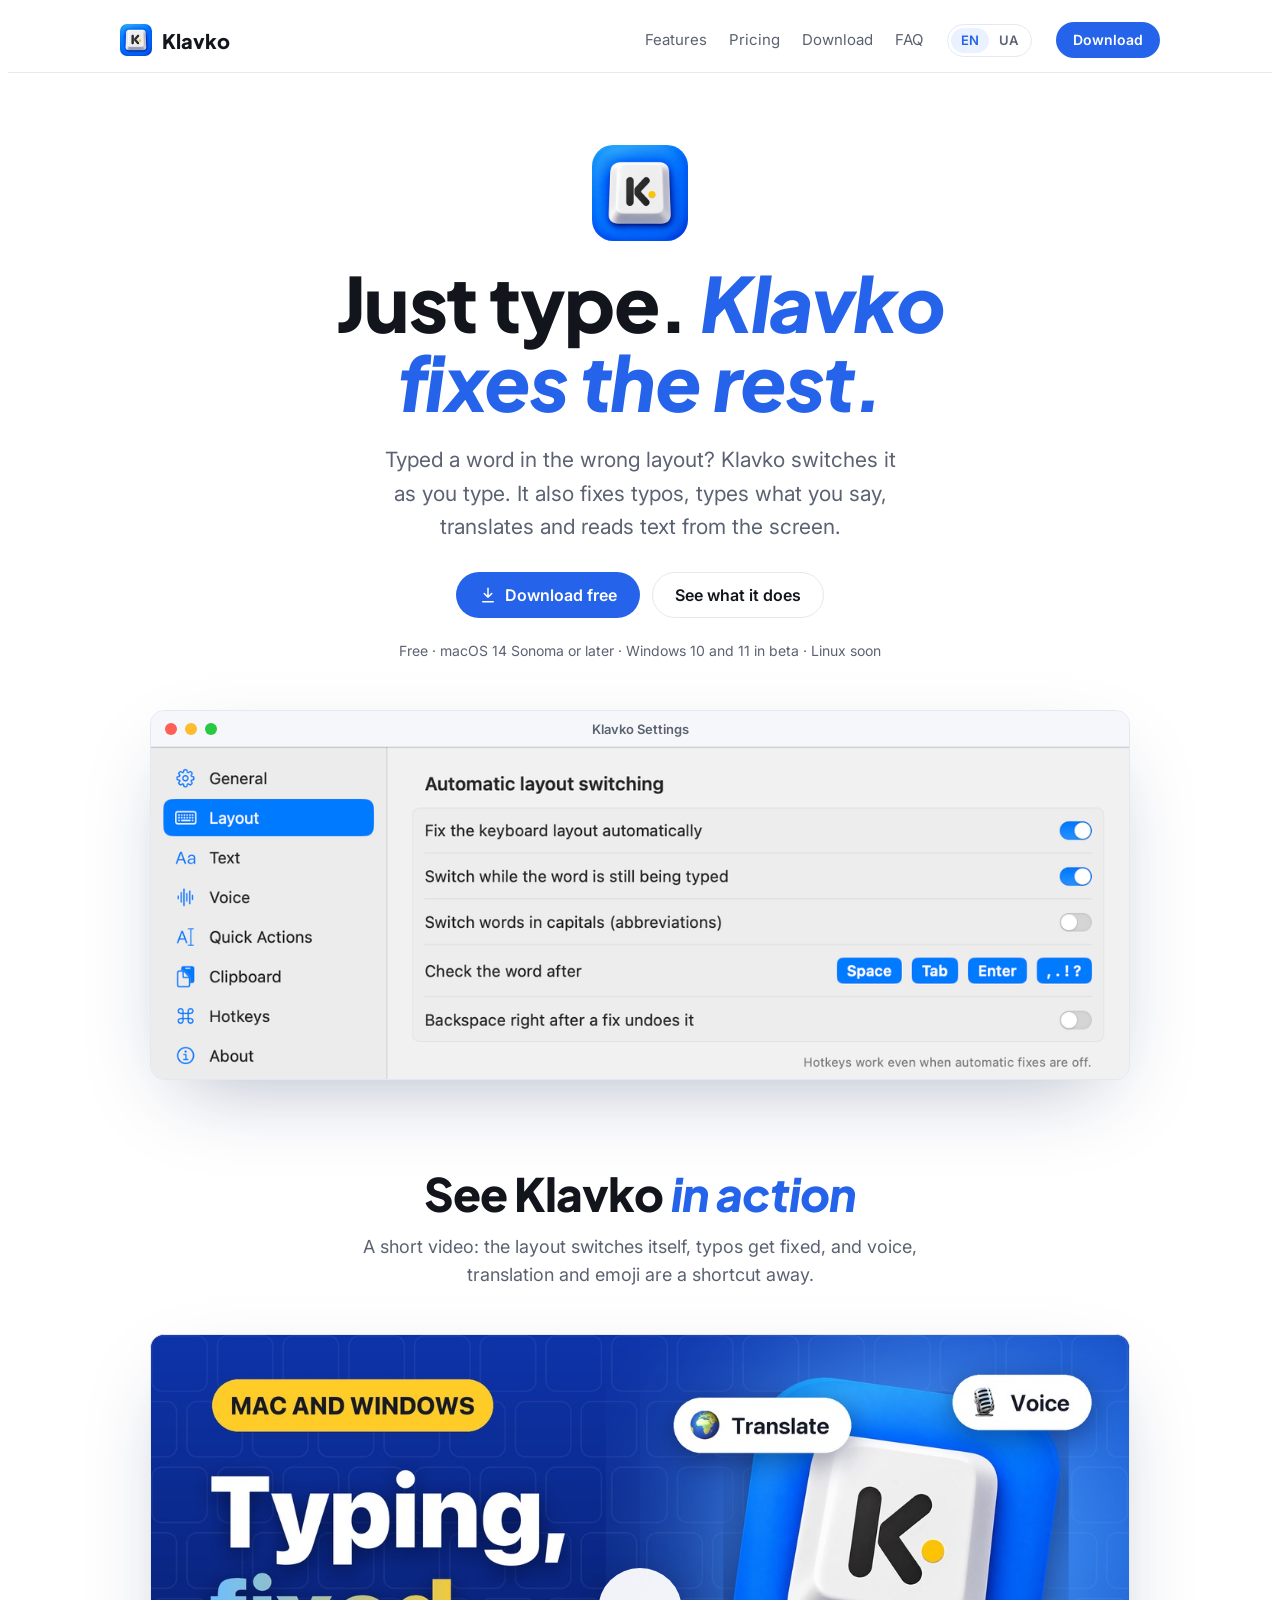
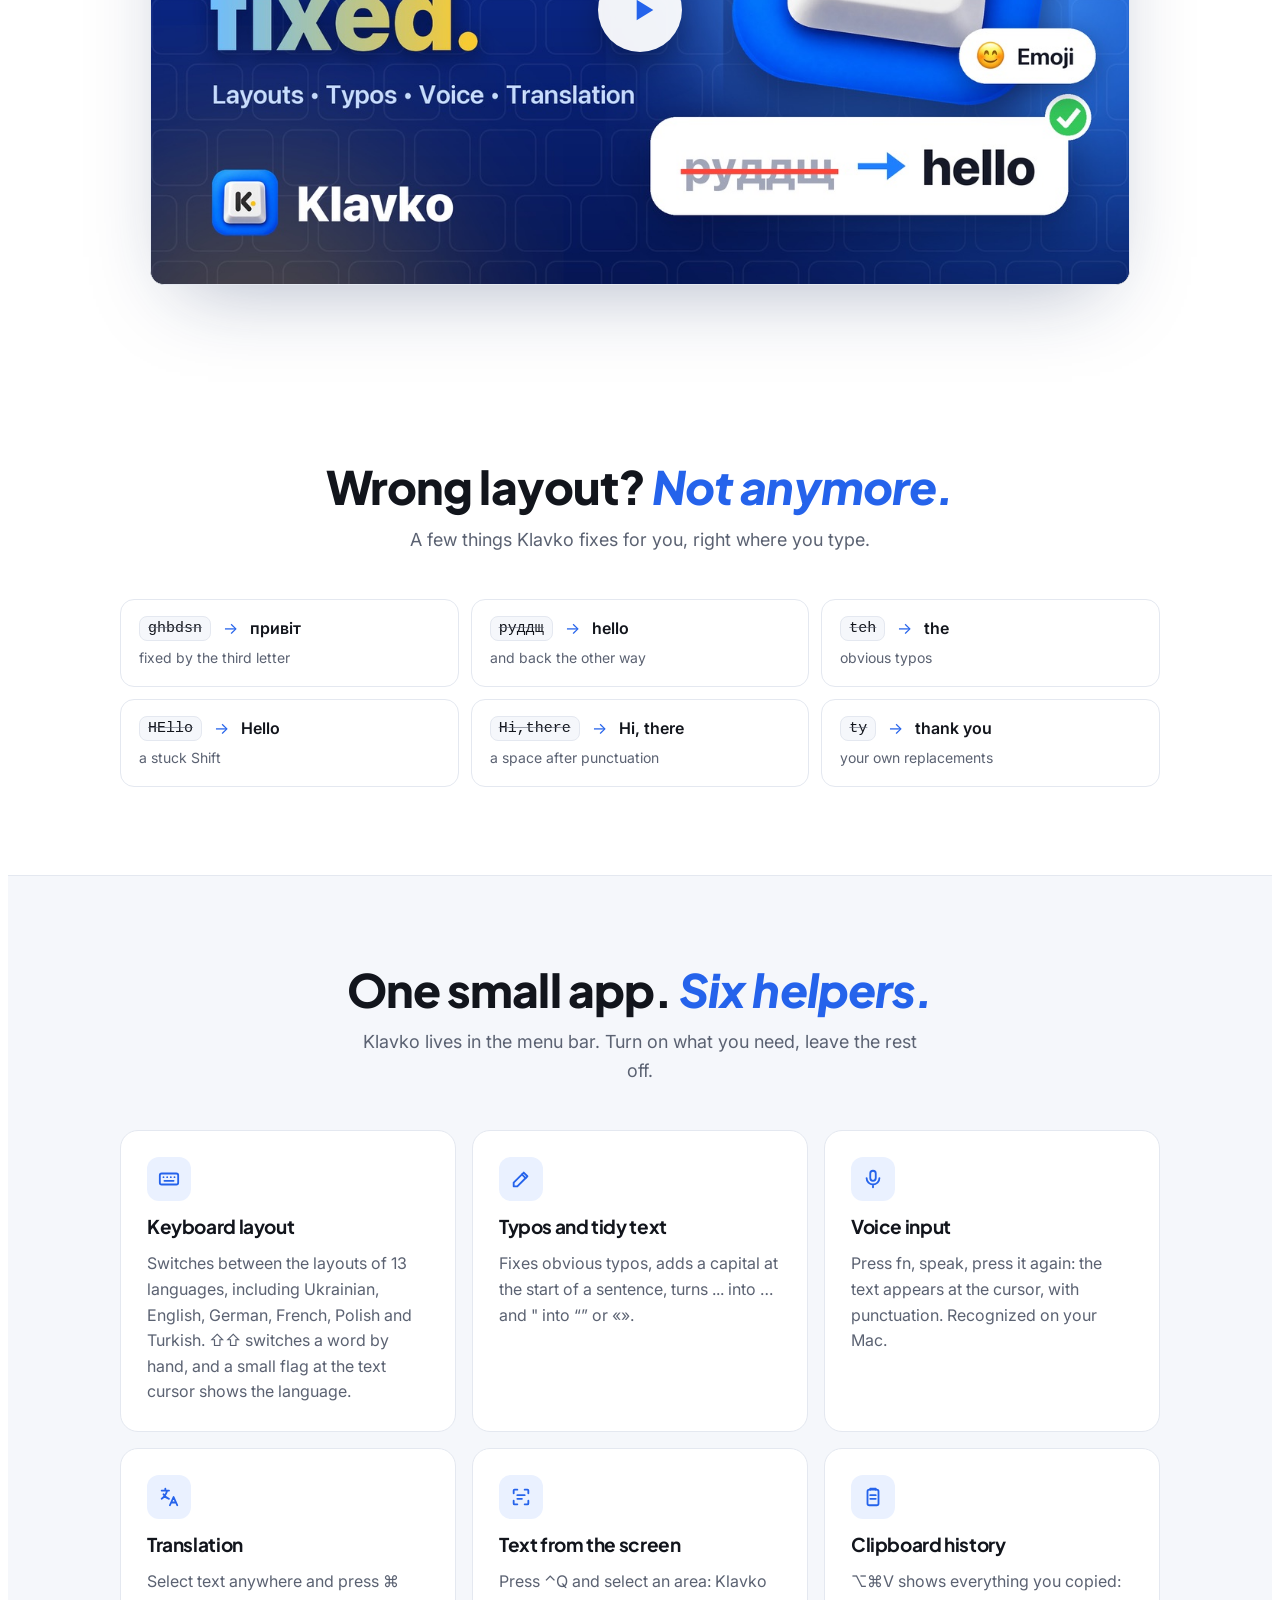
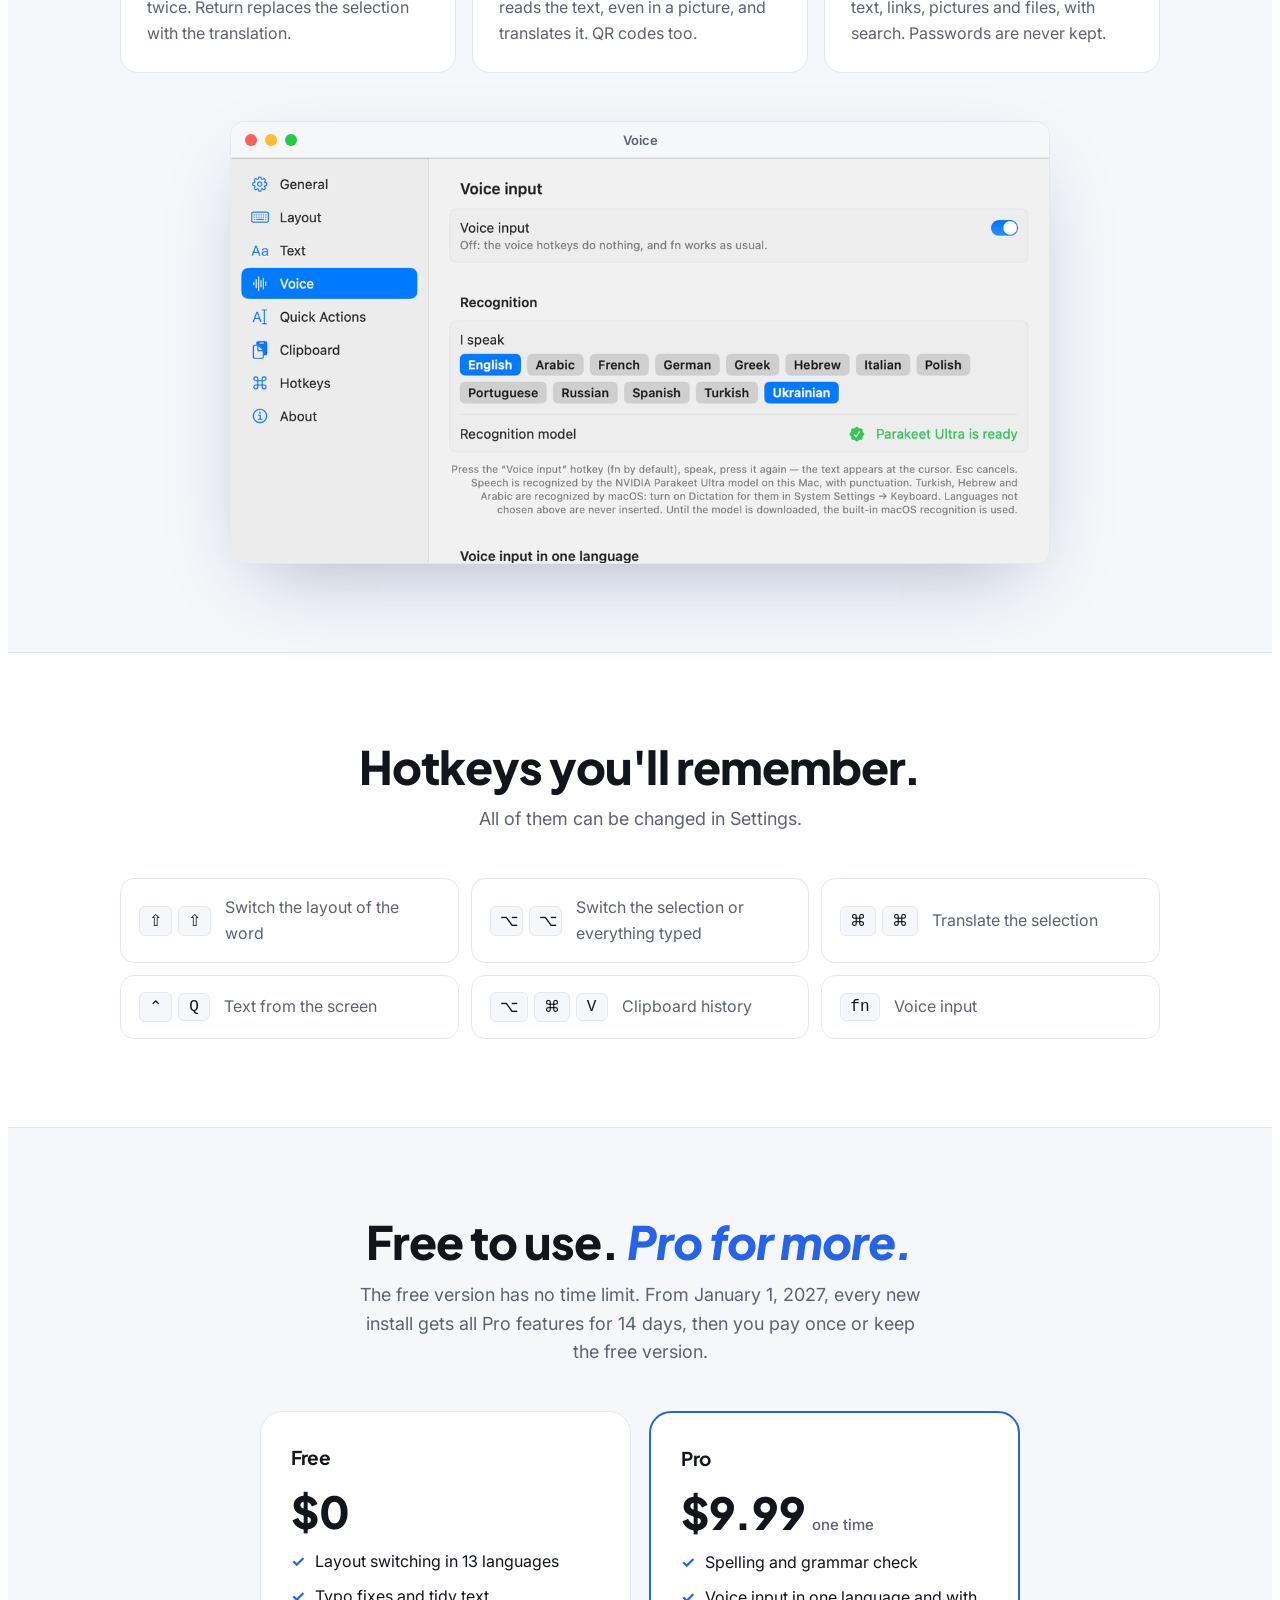
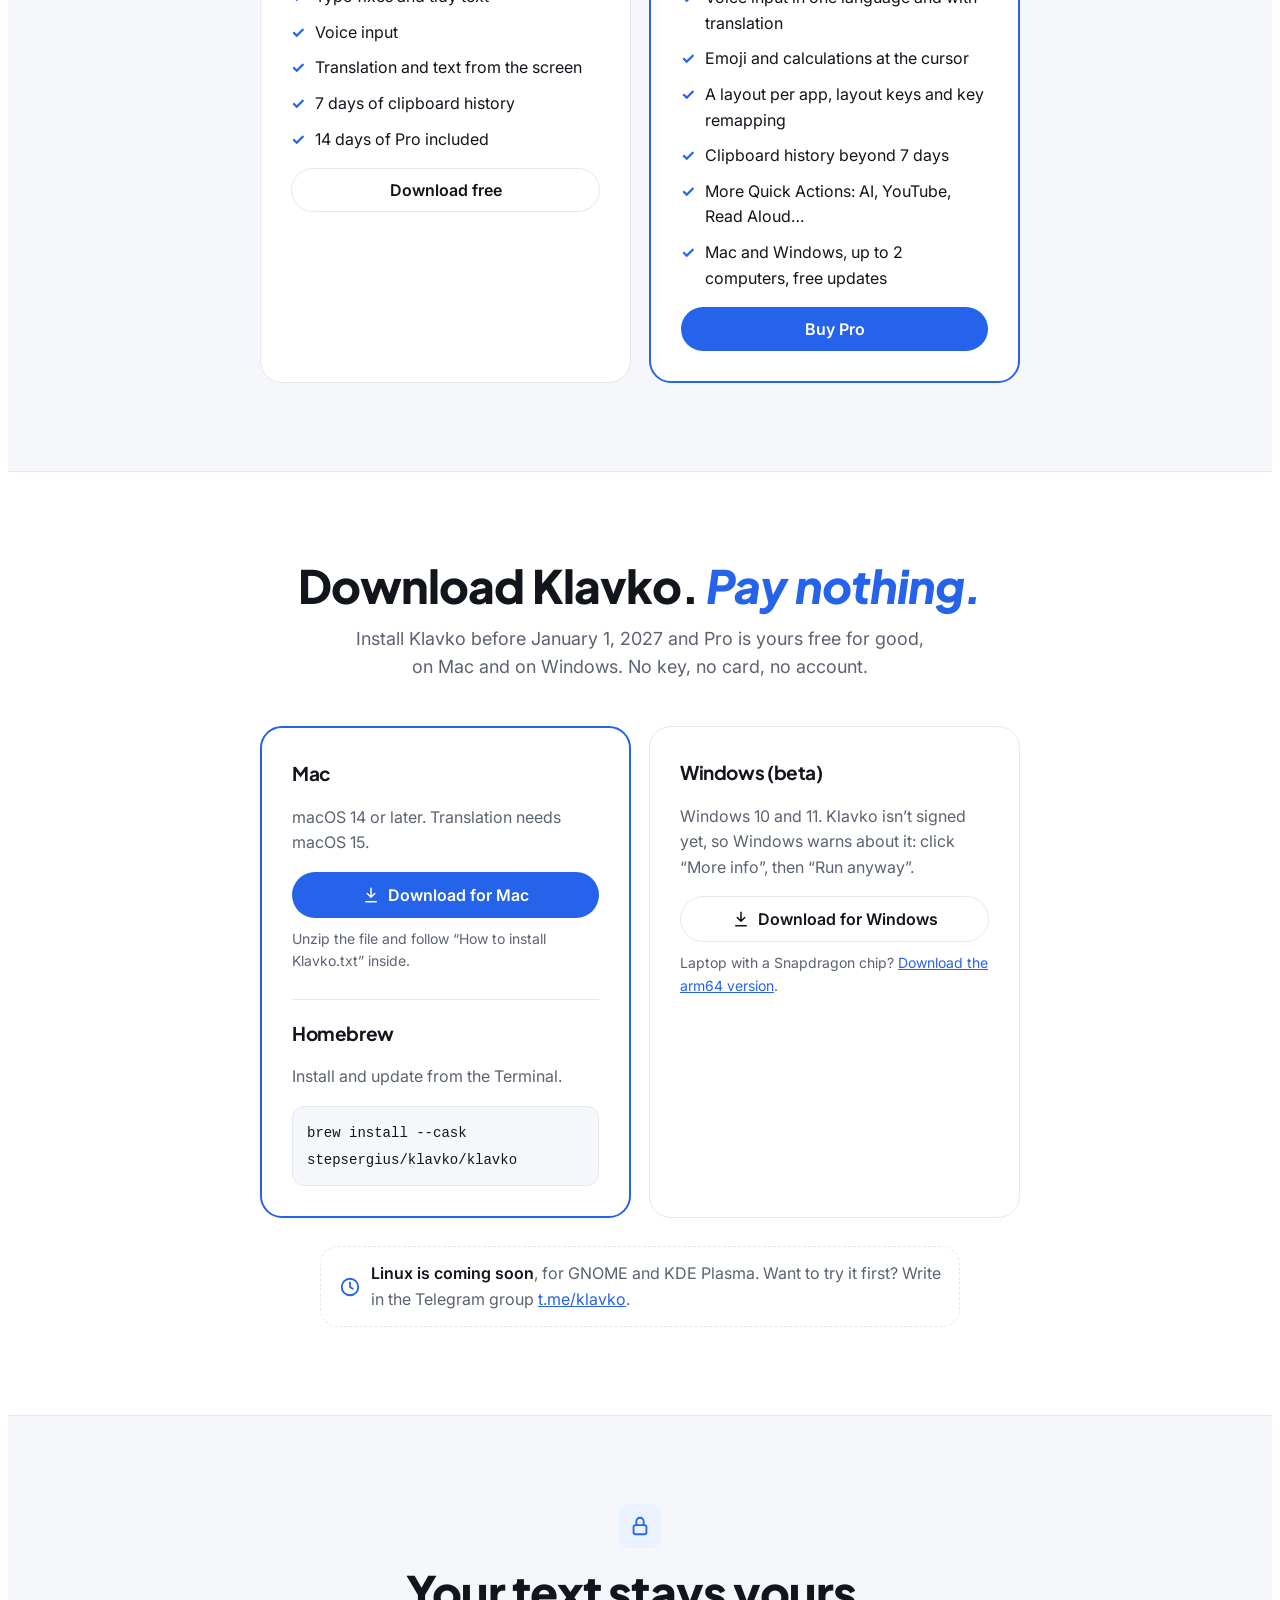
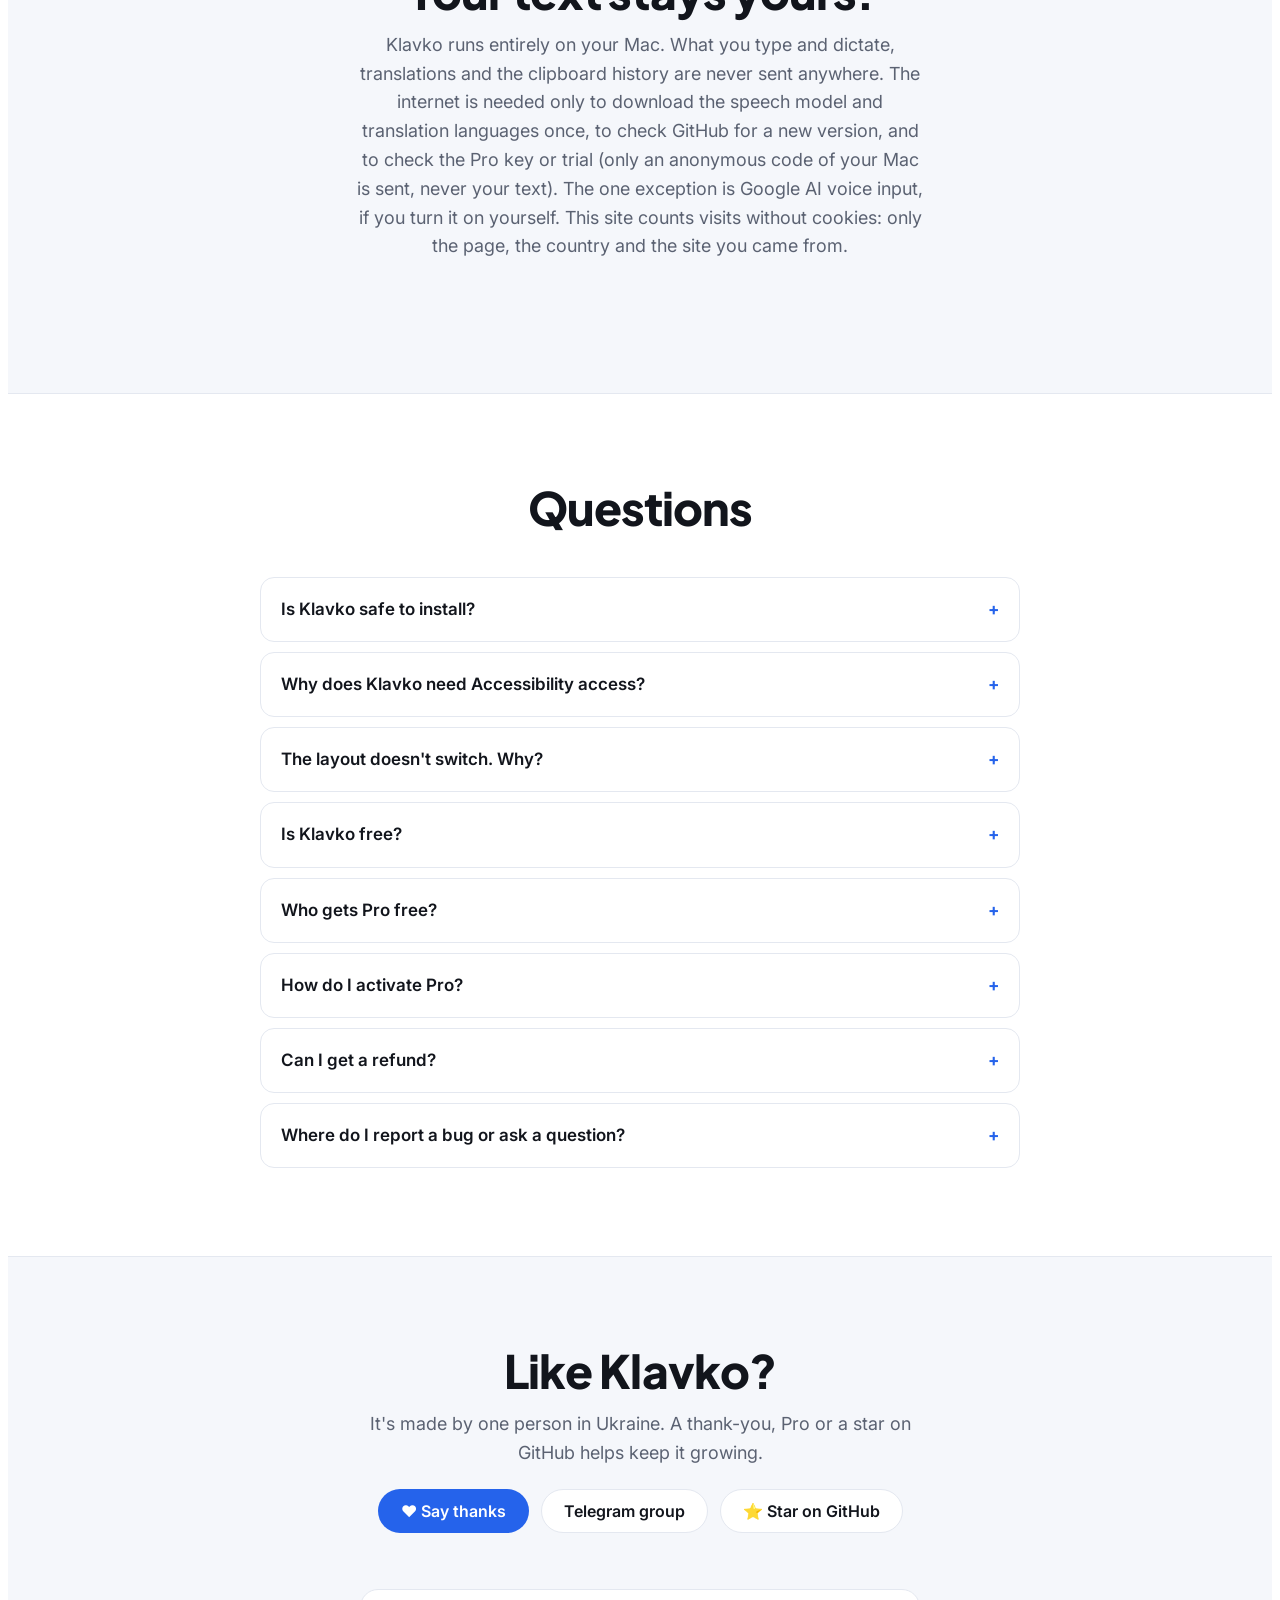
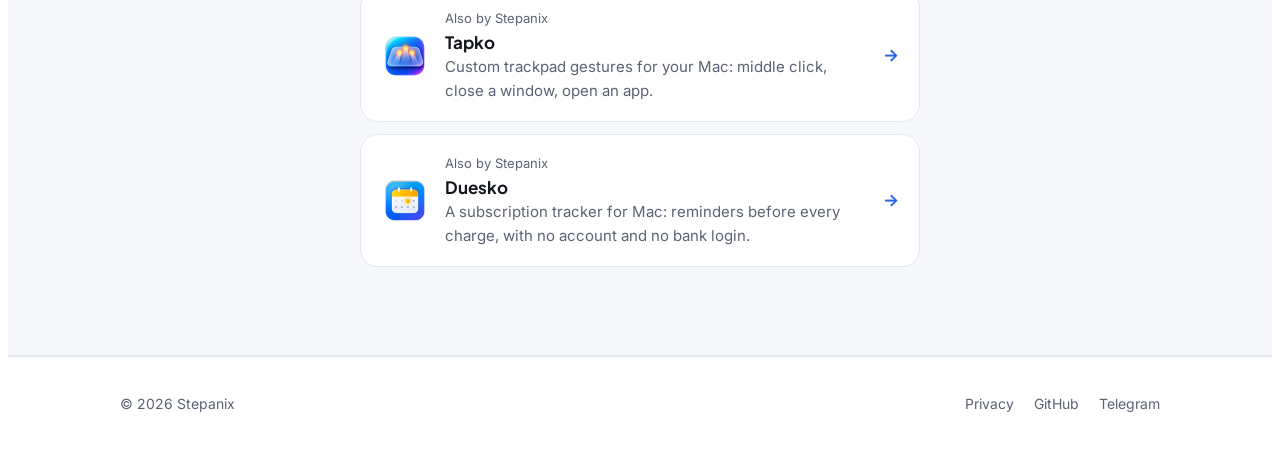
<file: docs/index.html>
<!doctype html>
<html lang="en" data-alt="uk/">
<head>
<meta charset="utf-8">
<meta name="viewport" content="width=device-width, initial-scale=1, viewport-fit=cover">
<title>Klavko · Free typing assistant for Mac</title>
<meta name="description" content="Klavko switches the keyboard layout when you type in the wrong one, fixes typos, and adds voice input, translation, text from the screen and a clipboard history. Free to start, Pro if you want more, and everything stays on your Mac.">
<link rel="canonical" href="https://klavko.stepanix.com/">
<link rel="alternate" hreflang="en" href="https://klavko.stepanix.com/">
<link rel="alternate" hreflang="uk" href="https://klavko.stepanix.com/uk/">
<link rel="alternate" hreflang="x-default" href="https://klavko.stepanix.com/">
<meta property="og:title" content="Klavko · Free typing assistant for Mac">
<meta property="og:description" content="Klavko switches the keyboard layout when you type in the wrong one, fixes typos, and adds voice input, translation, text from the screen and a clipboard history. Free to start, Pro if you want more, and everything stays on your Mac.">
<meta property="og:image" content="https://klavko.stepanix.com/assets/og-en.jpg">
<meta property="og:image:width" content="1200">
<meta property="og:image:height" content="630">
<meta property="og:type" content="website">
<meta property="og:url" content="https://klavko.stepanix.com/">
<meta property="og:site_name" content="Klavko">
<meta property="og:locale" content="en_US">
<meta name="twitter:card" content="summary_large_image">
<meta name="twitter:image" content="https://klavko.stepanix.com/assets/og-en.jpg">
<script type="application/ld+json">{"@context": "https://schema.org", "@type": "SoftwareApplication", "name": "Klavko", "description": "Klavko switches the keyboard layout when you type in the wrong one, fixes typos, and adds voice input, translation, text from the screen and a clipboard history. Free to start, Pro if you want more, and everything stays on your Mac.", "url": "https://klavko.stepanix.com/", "inLanguage": "en", "applicationCategory": "UtilitiesApplication", "operatingSystem": "macOS 14 or later, Windows 10 and 11 (beta)", "image": "https://klavko.stepanix.com/assets/og-en.jpg", "screenshot": "https://klavko.stepanix.com/assets/layout-light-en.png", "downloadUrl": "https://github.com/stepsergius/Klavko/releases/latest", "offers": [{"@type": "Offer", "name": "Klavko", "price": "0", "priceCurrency": "USD"}, {"@type": "Offer", "name": "Klavko Pro", "price": "9.99", "priceCurrency": "USD", "url": "https://klavko.stepanix.com/#pricing"}], "author": {"@type": "Organization", "name": "Stepanix", "url": "https://stepanix.com/"}}</script>
<script type="application/ld+json">{"@context": "https://schema.org", "@type": "FAQPage", "inLanguage": "en", "mainEntity": [{"@type": "Question", "name": "Is Klavko safe to install?", "acceptedAnswer": {"@type": "Answer", "text": "Yes. Klavko is signed with its developer's Developer ID certificate and notarized by Apple: Apple checks every version for malware before it reaches you. The first time you open it, macOS only asks whether to open an app downloaded from the internet: click Open. Updates install with one click."}}, {"@type": "Question", "name": "Why does Klavko need Accessibility access?", "acceptedAnswer": {"@type": "Answer", "text": "To see which keys you press and to replace a word typed in the wrong layout, macOS requires the Accessibility permission. Klavko keeps only the text since the last click or Return in memory, and never saves or sends it."}}, {"@type": "Question", "name": "The layout doesn't switch. Why?", "acceptedAnswer": {"@type": "Answer", "text": "You need at least two keyboard layouts of the supported languages. Standard macOS layouts work best (System Settings → Keyboard → Input Sources). Chinese, Japanese and Korean use input methods and aren't supported."}}, {"@type": "Question", "name": "Is Klavko free?", "acceptedAnswer": {"@type": "Answer", "text": "Yes. Layout switching, typo fixes, voice input, translation, text from the screen and a week of clipboard history are free for good. Klavko Pro adds more for a one-time $9.99."}}, {"@type": "Question", "name": "Who gets Pro free?", "acceptedAnswer": {"@type": "Answer", "text": "Everyone who installs Klavko on Mac or Windows before January 1, 2027 gets Pro free for good, with no key. If you already use Klavko, you keep Pro even if you update later. From January 1, 2027, new users get all Pro features for 14 days."}}, {"@type": "Question", "name": "How do I activate Pro?", "acceptedAnswer": {"@type": "Answer", "text": "After you buy, you get a license key on the order page and by email. Paste it in Klavko → Settings → Klavko Pro and click Activate. The key works on up to 2 computers."}}, {"@type": "Question", "name": "Can I get a refund?", "acceptedAnswer": {"@type": "Answer", "text": "Yes. If Klavko Pro doesn't work for you, write to stepsergius@gmail.com within 14 days of purchase and you'll get your money back."}}, {"@type": "Question", "name": "Where do I report a bug or ask a question?", "acceptedAnswer": {"@type": "Answer", "text": "In the Telegram group t.me/klavko. The Windows version is a beta, so reports there help a lot."}}]}</script>
<link rel="icon" href="assets/icon.png">
<link rel="preconnect" href="https://fonts.googleapis.com">
<link rel="stylesheet" href="https://fonts.googleapis.com/css2?family=Plus+Jakarta+Sans:ital,wght@0,500;0,700;0,800;1,800&family=Inter:wght@400;500;600&display=swap">
<style>
/* Layout: one calm centered column, hero with the real settings window, then examples, features, downloads and FAQ. */
:root {
  --bg: #ffffff;
  --bg-soft: #f5f7fb;
  --fg: #12151c;
  --muted: #5b6272;
  --line: #e4e8f0;
  --card: #ffffff;
  --accent: #2563eb;
  --accent-ink: #ffffff;
  --accent-soft: #eaf1ff;
  --display: "Plus Jakarta Sans", "Inter", system-ui, -apple-system, sans-serif;
  --body: "Inter", system-ui, -apple-system, sans-serif;
  --mono: ui-monospace, "SF Mono", Menlo, monospace;
  --radius: 18px;
}
@media (prefers-color-scheme: dark) {
  :root:not([data-theme="light"]) {
    --bg: #0f1116; --bg-soft: #161a22; --fg: #eef1f7; --muted: #9aa3b5; --line: #262c38; --card: #161a22;
    --accent: #5b8cff; --accent-ink: #0b1020; --accent-soft: #1b2540; color-scheme: dark;
  }
}
:root[data-theme="dark"] {
  --bg: #0f1116; --bg-soft: #161a22; --fg: #eef1f7; --muted: #9aa3b5; --line: #262c38; --card: #161a22;
  --accent: #5b8cff; --accent-ink: #0b1020; --accent-soft: #1b2540; color-scheme: dark;
}
* { box-sizing: border-box; }
html { scroll-behavior: smooth; }
@media (prefers-reduced-motion: reduce) { html { scroll-behavior: auto; } }
body { background: var(--bg); color: var(--fg); font: 400 17px/1.6 var(--body); -webkit-font-smoothing: antialiased; }
a { color: inherit; }
.wrap { max-width: 1080px; margin: 0 auto; padding-left: max(20px, env(safe-area-inset-left, 0px)); padding-right: max(20px, env(safe-area-inset-right, 0px)); }
h1, h2, h3 { font-family: var(--display); text-wrap: balance; margin: 0; letter-spacing: -0.02em; }
h1 { font-size: clamp(42px, 7vw, 76px); font-weight: 800; line-height: 1.04; }
h2 { font-size: clamp(30px, 4.4vw, 46px); font-weight: 800; line-height: 1.1; }
h3 { font-size: 19px; font-weight: 700; }
em.hl { font-style: italic; color: var(--accent); }
p { margin: 0; }
.lead { font-size: clamp(18px, 2vw, 21px); color: var(--muted); max-width: 40ch; margin-inline: auto; }
.btn { display: inline-flex; align-items: center; gap: 8px; padding: 13px 22px; border-radius: 999px; font: 600 16px/1 var(--body); text-decoration: none; border: 1px solid var(--line); background: var(--card); color: var(--fg); transition: transform .15s ease; }
.btn:hover { transform: translateY(-1px); }
.btn:focus-visible { outline: 3px solid var(--accent); outline-offset: 3px; }
.btn.primary { background: var(--accent); color: var(--accent-ink); border-color: transparent; }
.btn svg { width: 18px; height: 18px; }

/* Nav */
header.nav { position: sticky; top: env(safe-area-inset-top, 0px); z-index: 5; background: color-mix(in srgb, var(--bg) 88%, transparent); backdrop-filter: saturate(1.4) blur(12px); border-bottom: 1px solid var(--line); }
body::before { content: ""; position: fixed; inset: 0 0 auto; height: env(safe-area-inset-top, 0px); z-index: 10; background: var(--bg); }
.nav .wrap { display: flex; align-items: center; gap: 24px; height: 64px; }
.brand { display: flex; align-items: center; gap: 10px; font: 800 20px var(--display); text-decoration: none; }
.brand img { width: 32px; height: 32px; }
.nav nav { display: flex; gap: 22px; margin-left: auto; font-size: 15px; color: var(--muted); }
.nav nav a { text-decoration: none; }
.nav nav a:hover { color: var(--fg); }
.nav .btn { padding: 10px 16px; font-size: 14px; }
@media (max-width: 640px) { .nav nav { display: none; } .nav .btn { margin-left: auto; } }

/* Hero */
.hero { text-align: center; padding-block: 72px 40px; display: grid; gap: 22px; justify-items: center; }
.hero .icon { width: 96px; height: 96px; }
.hero .ctas { display: flex; gap: 12px; flex-wrap: wrap; justify-content: center; margin-top: 6px; }
.hero small { color: var(--muted); font-size: 14px; }

/* Mac window frame around the screenshot */
.window { max-width: 980px; margin: 8px auto 0; border-radius: 14px; overflow: hidden; border: 1px solid var(--line); background: var(--bg-soft); box-shadow: 0 30px 80px -30px rgb(20 40 90 / 0.35); }
.window .bar { height: 36px; display: flex; align-items: center; gap: 8px; padding-inline: 14px; border-bottom: 1px solid var(--line); background: var(--bg-soft); }
.window .bar i { width: 12px; height: 12px; border-radius: 50%; display: block; }
.window .bar i:nth-child(1) { background: #ff5f57; } .window .bar i:nth-child(2) { background: #febc2e; } .window .bar i:nth-child(3) { background: #28c840; }
.window .bar span { margin-inline: auto; font: 600 13px var(--body); color: var(--muted); padding-right: 60px; }
.window picture, .window img { display: block; width: 100%; height: auto; }
.video { position: relative; display: block; max-width: 980px; margin: 0 auto; aspect-ratio: 16 / 9; border-radius: 14px; overflow: hidden; border: 1px solid var(--line); background: #0b1020; box-shadow: 0 30px 80px -30px rgb(20 40 90 / 0.35); }
.video img, .video iframe { position: absolute; inset: 0; width: 100%; height: 100%; border: 0; object-fit: cover; }
.video .play { position: absolute; left: 50%; top: 50%; width: 84px; height: 84px; margin: -42px 0 0 -42px; border-radius: 50%; display: grid; place-items: center; background: rgb(255 255 255 / 0.94); color: #2563eb; box-shadow: 0 12px 40px -8px rgb(0 0 0 / 0.5); transition: transform .15s ease, background .15s ease; }
.video .play svg { width: 38px; height: 38px; margin-left: 5px; fill: currentColor; }
.video:hover .play, .video:focus-visible .play { transform: scale(1.08); background: #fff; }
.video:focus-visible { outline: 3px solid var(--accent); outline-offset: 4px; }
@media (max-width: 600px) { .video .play { width: 64px; height: 64px; margin: -32px 0 0 -32px; } .video .play svg { width: 28px; height: 28px; } }

section { padding-block: 88px; }
.center { text-align: center; display: grid; gap: 14px; justify-items: center; margin-bottom: 44px; }
.center p { color: var(--muted); max-width: 52ch; font-size: 18px; }

/* Gesture → action examples */
.pairs { display: grid; grid-template-columns: repeat(auto-fit, minmax(min(100%, 300px), 1fr)); gap: 12px; }
.pair { display: flex; align-items: center; gap: 12px; padding: 16px 18px; border: 1px solid var(--line); border-radius: 14px; background: var(--card); font-size: 16px; min-width: 0; }
.pair b { font-weight: 600; }
.pair .arrow { color: var(--accent); flex: none; }
.pair span:last-child { color: var(--muted); }

/* Features */
.soft { background: var(--bg-soft); border-block: 1px solid var(--line); }
.grid { display: grid; grid-template-columns: repeat(auto-fit, minmax(min(100%, 300px), 1fr)); gap: 16px; }
.card { background: var(--card); border: 1px solid var(--line); border-radius: var(--radius); padding: 26px; display: grid; gap: 10px; align-content: start; min-width: 0; }
.card p { color: var(--muted); font-size: 16px; }
.badge { width: 44px; height: 44px; border-radius: 12px; display: grid; place-items: center; background: var(--accent-soft); color: var(--accent); }
.badge svg { width: 22px; height: 22px; }
.num { font: 800 34px/1 var(--display); color: var(--accent); }

/* Steps */
.steps { display: grid; grid-template-columns: repeat(auto-fit, minmax(min(100%, 260px), 1fr)); gap: 16px; counter-reset: step; }
.step { padding: 24px; border-radius: var(--radius); border: 1px solid var(--line); display: grid; gap: 8px; }
.step::before { counter-increment: step; content: counter(step); width: 30px; height: 30px; border-radius: 50%; display: grid; place-items: center; background: var(--accent); color: var(--accent-ink); font: 700 14px var(--body); }
.step p { color: var(--muted); font-size: 16px; }

/* Pricing */
.plans { display: grid; grid-template-columns: repeat(auto-fit, minmax(min(100%, 320px), 1fr)); gap: 18px; max-width: 760px; margin-inline: auto; }
.plan { border: 1px solid var(--line); border-radius: 22px; padding: 30px; display: grid; gap: 16px; align-content: start; background: var(--card); }
.plan.pro { border: 2px solid var(--accent); }
.price { font: 800 44px/1 var(--display); }
.price small { font: 500 15px var(--body); color: var(--muted); margin-left: 6px; }
.plan ul { list-style: none; padding: 0; margin: 0; display: grid; gap: 10px; }
.plan li { display: flex; gap: 10px; font-size: 16px; }
.plan li::before { content: "✓"; color: var(--accent); font-weight: 700; }
.plan .btn { justify-content: center; }

/* FAQ */
.faq { max-width: 760px; margin-inline: auto; display: grid; gap: 10px; }
details { border: 1px solid var(--line); border-radius: 14px; padding: 18px 20px; background: var(--card); }
summary { cursor: pointer; font-weight: 600; list-style: none; display: flex; justify-content: space-between; gap: 16px; }
summary::after { content: "+"; color: var(--accent); font-weight: 700; }
details[open] summary::after { content: "–"; }
details p { color: var(--muted); margin-top: 10px; font-size: 16px; }
kbd { font: 500 14px var(--mono); padding: 1px 6px; border: 1px solid var(--line); border-radius: 6px; background: var(--bg-soft); }

footer { border-top: 1px solid var(--line); padding-block: 36px; color: var(--muted); font-size: 14px; }
footer .wrap { display: flex; flex-wrap: wrap; gap: 12px 24px; align-items: center; }
footer .links { display: flex; gap: 20px; margin-left: auto; flex-wrap: wrap; }
footer a { text-decoration: none; } footer a:hover { color: var(--fg); }
/* Language switcher (EN / UA) */
.lang { display: flex; flex: none; padding: 3px; border: 1px solid var(--line); border-radius: 999px; font: 600 13px/1 var(--body); }
.lang a { padding: 6px 10px; border-radius: 999px; text-decoration: none; color: var(--muted); }
.lang a:hover { color: var(--fg); }
.lang a[aria-current] { background: var(--accent-soft); color: var(--accent); }
.lang a:focus-visible { outline: 3px solid var(--accent); outline-offset: 2px; }
@media (max-width: 640px) { .nav .wrap { gap: 14px; } .nav .lang { margin-left: auto; } .nav .btn { margin-left: 0; } }
@media (max-width: 480px) { .nav .btn { display: none; } }

/* Before → after examples */
.pair code { font: 500 15px var(--mono); padding: 3px 8px; border-radius: 8px; background: var(--bg-soft); border: 1px solid var(--line); text-decoration: line-through; text-decoration-color: color-mix(in srgb, var(--muted) 60%, transparent); }
.pair { flex-wrap: wrap; row-gap: 6px; }
.pair span:last-child { flex-basis: 100%; font-size: 14px; }

/* Hotkeys */
.keys { display: grid; grid-template-columns: repeat(auto-fit, minmax(min(100%, 300px), 1fr)); gap: 12px; }
.key { display: flex; align-items: center; gap: 6px; padding: 16px 18px; border: 1px solid var(--line); border-radius: 14px; background: var(--card); min-width: 0; }
.key kbd { font-size: 16px; padding: 4px 9px; min-width: 32px; text-align: center; }
.key span { margin-left: 8px; color: var(--muted); font-size: 16px; }

/* Downloads */
.plan p { color: var(--muted); font-size: 16px; }
.plan p.small { font-size: 14px; margin-top: -6px; }
.plan p.small a { color: var(--accent); }
.soon { display: flex; align-items: center; justify-content: center; gap: 10px; max-width: 640px; margin: 28px auto 0; padding: 14px 18px; border: 1px dashed var(--line); border-radius: var(--radius); color: var(--muted); font-size: 16px; text-align: left; }
.soon svg { width: 22px; height: 22px; flex: none; color: var(--accent); }
.soon b { color: var(--fg); font-weight: 600; }
.soon a { color: var(--accent); }
.plan h3.sub { margin-top: 10px; padding-top: 18px; border-top: 1px solid var(--line); }
pre { margin: 0; padding: 12px 14px; border-radius: 12px; background: var(--bg-soft); border: 1px solid var(--line); overflow-x: auto; }
pre code { font: 500 14px var(--mono); white-space: pre-wrap; overflow-wrap: anywhere; }
.center .badge { margin-bottom: 4px; }
.center .ctas { display: flex; gap: 12px; flex-wrap: wrap; justify-content: center; margin-top: 8px; }

/* Also by Stepanix */
.also { display: flex; align-items: center; gap: 16px; max-width: 560px; margin: 56px auto 0; padding: 18px 20px; border: 1px solid var(--line); border-radius: var(--radius); text-decoration: none; background: var(--card); }
.also:hover { border-color: var(--accent); }
.also + .also { margin-top: 12px; }
.also img { width: 48px; height: 48px; flex: none; }
.also > span:nth-child(2) { display: grid; gap: 2px; min-width: 0; }
.also small { color: var(--muted); font-size: 13px; }
.also b { font: 700 17px var(--display); }
.also span span { color: var(--muted); font-size: 15px; }
.also .arrow { margin-left: auto; color: var(--accent); font-weight: 700; }

/* The icon file is a full square tile */
.hero .icon, .brand img { border-radius: 22%; }

/* Document pages (thank-you): one readable column. */
.doc { max-width: 720px; padding-block: 56px 80px; }
.doc h1 { font-size: clamp(34px, 5vw, 48px); }
.doc .updated { color: var(--muted); font-size: 15px; margin-top: 10px; }
.doc h2 { font-size: 22px; margin-top: 40px; }
.doc p, .doc li { color: var(--muted); font-size: 17px; }
.doc p { margin-top: 12px; }
.doc ol { margin: 12px 0 0; padding-left: 22px; display: grid; gap: 6px; }
.doc strong { color: var(--fg); font-weight: 600; }
.doc a { color: var(--accent); }
.note { text-align: center; color: var(--muted); font-size: 15px; max-width: 60ch; margin: 22px auto 0; }
</style>
<script>
/* Remembers the chosen language and opens that version on later visits. English is the default. */
(function () {
  try {
    var root = document.documentElement, saved = localStorage.getItem("klavko-lang");
    if (saved && saved !== root.lang && root.dataset.alt) {
      /* The visit is counted on the page opened next, with the site the visitor came from. */
      window.klavkoLeaving = true;
      try { sessionStorage.setItem("klavko-from", document.referrer); } catch (e) {}
      location.replace(root.dataset.alt + location.search + location.hash);
    }
    document.addEventListener("click", function (e) {
      var link = e.target.closest && e.target.closest("[data-set-lang]");
      if (link) localStorage.setItem("klavko-lang", link.getAttribute("data-set-lang"));
    });
  } catch (e) {}
})();
</script>
</head>
<body>

<header class="nav">
  <div class="wrap">
    <a class="brand" href="#top"><img src="assets/icon.png" alt="">Klavko</a>
    <nav aria-label="Sections">
      <a href="#features">Features</a>
      <a href="#pricing">Pricing</a>
      <a href="#download">Download</a>
      <a href="#faq">FAQ</a>
    </nav>
    <div class="lang" role="group" aria-label="Language">
      <a href="./" aria-current="true" lang="en" data-set-lang="en">EN</a>
      <a href="uk/" hreflang="uk" lang="uk" data-set-lang="uk" title="Українська">UA</a>
    </div>
    <a class="btn primary" href="#download">Download</a>
  </div>
</header>

<main id="top">
  <div class="wrap hero">
    <img class="icon" src="assets/icon.png" alt="Klavko app icon" width="96" height="96">
    <h1>Just type. <em class="hl">Klavko fixes the rest.</em></h1>
    <p class="lead">Typed a word in the wrong layout? Klavko switches it as you type. It also fixes typos, types what you say, translates and reads text from the screen.</p>
    <div class="ctas">
      <a class="btn primary" href="#download"><svg viewBox="0 0 24 24" fill="none" stroke="currentColor" stroke-width="2" stroke-linecap="round" stroke-linejoin="round" aria-hidden="true"><path d="M12 3v12m0 0l-5-5m5 5l5-5M5 21h14"/></svg>Download free</a>
      <a class="btn" href="#features">See what it does</a>
    </div>
    <small>Free · macOS 14 Sonoma or later · Windows 10 and 11 in beta · Linux soon</small>
  </div>

  <div class="wrap">
    <div class="window" role="img" aria-label="Klavko settings: automatic layout switching">
      <div class="bar"><i></i><i></i><i></i><span>Klavko Settings</span></div>
      <picture>
        <source media="(prefers-color-scheme: dark)" srcset="assets/layout-dark-en.png">
        <img src="assets/layout-light-en.png" alt="Klavko settings: automatic layout switching" width="1185" height="402">
      </picture>
    </div>
  </div>

  <section id="video">
    <div class="wrap">
      <div class="center">
        <h2>See Klavko <em class="hl">in action</em></h2>
        <p>A short video: the layout switches itself, typos get fixed, and voice, translation and emoji are a shortcut away.</p>
      </div>
      <a class="video" href="https://www.youtube.com/watch?v=_7o3Q9F70mY" data-video="_7o3Q9F70mY" data-title="Klavko — the keyboard layout that switches itself" aria-label="Play the video about Klavko">
        <img src="assets/video-en.jpg" alt="" width="1280" height="720" loading="lazy" decoding="async">
        <span class="play" aria-hidden="true"><svg viewBox="0 0 24 24"><path d="M8 5.5v13l10.5-6.5z"/></svg></span>
      </a>
    </div>
  </section>

  <section>
    <div class="wrap">
      <div class="center">
        <h2>Wrong layout? <em class="hl">Not anymore.</em></h2>
        <p>A few things Klavko fixes for you, right where you type.</p>
      </div>
      <div class="pairs">
        <div class="pair"><code>ghbdsn</code><span class="arrow">→</span><b>привіт</b><span>fixed by the third letter</span></div>
        <div class="pair"><code>руддщ</code><span class="arrow">→</span><b>hello</b><span>and back the other way</span></div>
        <div class="pair"><code>teh</code><span class="arrow">→</span><b>the</b><span>obvious typos</span></div>
        <div class="pair"><code>HEllo</code><span class="arrow">→</span><b>Hello</b><span>a stuck Shift</span></div>
        <div class="pair"><code>Hi,there</code><span class="arrow">→</span><b>Hi, there</b><span>a space after punctuation</span></div>
        <div class="pair"><code>ty</code><span class="arrow">→</span><b>thank you</b><span>your own replacements</span></div>
      </div>
    </div>
  </section>

  <section class="soft" id="features">
    <div class="wrap">
      <div class="center">
        <h2>One small app. <em class="hl">Six helpers.</em></h2>
        <p>Klavko lives in the menu bar. Turn on what you need, leave the rest off.</p>
      </div>
      <div class="grid">
        <div class="card"><span class="badge"><svg viewBox="0 0 24 24" fill="none" stroke="currentColor" stroke-width="2" stroke-linecap="round" stroke-linejoin="round" aria-hidden="true"><rect x="2" y="6" width="20" height="12" rx="2"/><path d="M6 10h.01M10 10h.01M14 10h.01M18 10h.01M7 14h10"/></svg></span><h3>Keyboard layout</h3><p>Switches between the layouts of 13 languages, including Ukrainian, English, German, French, Polish and Turkish. ⇧⇧ switches a word by hand, and a small flag at the text cursor shows the language.</p></div>
        <div class="card"><span class="badge"><svg viewBox="0 0 24 24" fill="none" stroke="currentColor" stroke-width="2" stroke-linecap="round" stroke-linejoin="round" aria-hidden="true"><path d="M4 20h4L19 9l-4-4L4 16z"/><path d="M13 7l4 4"/></svg></span><h3>Typos and tidy text</h3><p>Fixes obvious typos, adds a capital at the start of a sentence, turns ... into … and &quot; into “” or «».</p></div>
        <div class="card"><span class="badge"><svg viewBox="0 0 24 24" fill="none" stroke="currentColor" stroke-width="2" stroke-linecap="round" stroke-linejoin="round" aria-hidden="true"><rect x="9" y="3" width="6" height="11" rx="3"/><path d="M5 11a7 7 0 0 0 14 0M12 18v3"/></svg></span><h3>Voice input</h3><p>Press fn, speak, press it again: the text appears at the cursor, with punctuation. Recognized on your Mac.</p></div>
        <div class="card"><span class="badge"><svg viewBox="0 0 24 24" fill="none" stroke="currentColor" stroke-width="2" stroke-linecap="round" stroke-linejoin="round" aria-hidden="true"><path d="M4 5h8M8 3v2m2 0c-1 4-3 7-6 9m2-5c1 2 3 4 6 5"/><path d="M13 21l4-9 4 9m-6.5-3h5"/></svg></span><h3>Translation</h3><p>Select text anywhere and press ⌘ twice. Return replaces the selection with the translation.</p></div>
        <div class="card"><span class="badge"><svg viewBox="0 0 24 24" fill="none" stroke="currentColor" stroke-width="2" stroke-linecap="round" stroke-linejoin="round" aria-hidden="true"><path d="M4 8V5a1 1 0 0 1 1-1h3M16 4h3a1 1 0 0 1 1 1v3M20 16v3a1 1 0 0 1-1 1h-3M8 20H5a1 1 0 0 1-1-1v-3"/><path d="M8 10h8M8 14h5"/></svg></span><h3>Text from the screen</h3><p>Press ⌃Q and select an area: Klavko reads the text, even in a picture, and translates it. QR codes too.</p></div>
        <div class="card"><span class="badge"><svg viewBox="0 0 24 24" fill="none" stroke="currentColor" stroke-width="2" stroke-linecap="round" stroke-linejoin="round" aria-hidden="true"><rect x="6" y="4" width="12" height="17" rx="2"/><path d="M9 4V3h6v1M9 10h6M9 14h6"/></svg></span><h3>Clipboard history</h3><p>⌥⌘V shows everything you copied: text, links, pictures and files, with search. Passwords are never kept.</p></div>
      </div>
      <div class="window" style="max-width: 820px; margin-top: 48px;" role="img" aria-label="Klavko voice input settings with the spoken languages">
      <div class="bar"><i></i><i></i><i></i><span>Voice</span></div>
      <picture>
        <source media="(prefers-color-scheme: dark)" srcset="assets/voice-dark-en.png">
        <img src="assets/voice-light-en.png" alt="Klavko voice input settings with the spoken languages" width="1185" height="586">
      </picture>
    </div>
    </div>
  </section>

  <section>
    <div class="wrap">
      <div class="center">
        <h2>Hotkeys you'll remember.</h2>
        <p>All of them can be changed in Settings.</p>
      </div>
      <div class="keys">
        <div class="key"><kbd>⇧</kbd><kbd>⇧</kbd><span>Switch the layout of the word</span></div>
        <div class="key"><kbd>⌥</kbd><kbd>⌥</kbd><span>Switch the selection or everything typed</span></div>
        <div class="key"><kbd>⌘</kbd><kbd>⌘</kbd><span>Translate the selection</span></div>
        <div class="key"><kbd>⌃</kbd><kbd>Q</kbd><span>Text from the screen</span></div>
        <div class="key"><kbd>⌥</kbd><kbd>⌘</kbd><kbd>V</kbd><span>Clipboard history</span></div>
        <div class="key"><kbd>fn</kbd><span>Voice input</span></div>
      </div>
    </div>
  </section>

  <section class="soft" id="pricing">
    <div class="wrap">
      <div class="center">
        <h2>Free to use. <em class="hl">Pro for more.</em></h2>
        <p>The free version has no time limit. From January 1, 2027, every new install gets all Pro features for 14 days, then you pay once or keep the free version.</p>
      </div>
      <div class="plans">
        <div class="plan">
          <h3>Free</h3>
          <div class="price">$0</div>
          <ul>
            <li>Layout switching in 13 languages</li>
            <li>Typo fixes and tidy text</li>
            <li>Voice input</li>
            <li>Translation and text from the screen</li>
            <li>7 days of clipboard history</li>
            <li>14 days of Pro included</li>
          </ul>
          <a class="btn" href="#download">Download free</a>
        </div>
        <div class="plan pro">
          <h3>Pro</h3>
          <div class="price">$9.99<small>one time</small></div>
          <ul>
            <li>Spelling and grammar check</li>
            <li>Voice input in one language and with translation</li>
            <li>Emoji and calculations at the cursor</li>
            <li>A layout per app, layout keys and key remapping</li>
            <li>Clipboard history beyond 7 days</li>
            <li>More Quick Actions: AI, YouTube, Read Aloud…</li>
            <li>Mac and Windows, up to 2 computers, free updates</li>
          </ul>
          <a class="btn primary" href="https://www.creem.io/product/prod_1bPuvj0cdggWYXUZ277SP9">Buy Pro</a>
        </div>
      </div>
    </div>
  </section>

  <section id="download">
    <div class="wrap">
      <div class="center">
        <h2>Download Klavko. <em class="hl">Pay nothing.</em></h2>
        <p>Install Klavko before January 1, 2027 and Pro is yours free for good, on Mac and on Windows. No key, no card, no account.</p>
      </div>
      <div class="plans">
        <div class="plan pro">
          <h3>Mac</h3>
          <p>macOS 14 or later. Translation needs macOS 15.</p>
          <a class="btn primary" href="https://stepanix-license.stepsergius.workers.dev/dl/klavko/mac?from=en" rel="nofollow"><svg viewBox="0 0 24 24" fill="none" stroke="currentColor" stroke-width="2" stroke-linecap="round" stroke-linejoin="round" aria-hidden="true"><path d="M12 3v12m0 0l-5-5m5 5l5-5M5 21h14"/></svg>Download for Mac</a>
          <p class="small">Unzip the file and follow “How to install Klavko.txt” inside.</p>
          <h3 class="sub">Homebrew</h3>
          <p>Install and update from the Terminal.</p>
          <pre><code>brew install --cask stepsergius/klavko/klavko</code></pre>
        </div>
        <div class="plan">
          <h3>Windows (beta)</h3>
          <p>Windows 10 and 11. Klavko isn’t signed yet, so Windows warns about it: click “More info”, then “Run anyway”.</p>
          <a class="btn" href="https://stepanix-license.stepsergius.workers.dev/dl/klavko/windows?from=en" rel="nofollow"><svg viewBox="0 0 24 24" fill="none" stroke="currentColor" stroke-width="2" stroke-linecap="round" stroke-linejoin="round" aria-hidden="true"><path d="M12 3v12m0 0l-5-5m5 5l5-5M5 21h14"/></svg>Download for Windows</a>
          <p class="small">Laptop with a Snapdragon chip? <a href="https://stepanix-license.stepsergius.workers.dev/dl/klavko/windows-arm64?from=en" rel="nofollow">Download the arm64 version</a>.</p>
        </div>
      </div>
      <p class="soon"><svg viewBox="0 0 24 24" fill="none" stroke="currentColor" stroke-width="2" stroke-linecap="round" stroke-linejoin="round" aria-hidden="true"><circle cx="12" cy="12" r="9"/><path d="M12 7v5l3 2"/></svg><span><b>Linux is coming soon</b>, for GNOME and KDE Plasma. Want to try it first? Write in the Telegram group <a href="https://t.me/klavko">t.me/klavko</a>.</span></p>
    </div>
  </section>

  <section class="soft" id="privacy">
    <div class="wrap">
      <div class="center">
        <span class="badge"><svg viewBox="0 0 24 24" fill="none" stroke="currentColor" stroke-width="2" stroke-linecap="round" stroke-linejoin="round" aria-hidden="true"><rect x="5" y="11" width="14" height="10" rx="2"/><path d="M8 11V7a4 4 0 0 1 8 0v4"/></svg></span>
        <h2>Your text stays yours.</h2>
        <p>Klavko runs entirely on your Mac. What you type and dictate, translations and the clipboard history are never sent anywhere. The internet is needed only to download the speech model and translation languages once, to check GitHub for a new version, and to check the Pro key or trial (only an anonymous code of your Mac is sent, never your text). The one exception is Google AI voice input, if you turn it on yourself. This site counts visits without cookies: only the page, the country and the site you came from.</p>
      </div>
    </div>
  </section>

  <section id="faq">
    <div class="wrap">
      <div class="center"><h2>Questions</h2></div>
      <div class="faq">
        <details>
          <summary>Is Klavko safe to install?</summary>
          <p>Yes. Klavko is signed with its developer's Developer ID certificate and notarized by Apple: Apple checks every version for malware before it reaches you. The first time you open it, macOS only asks whether to open an app downloaded from the internet: click <b>Open</b>. Updates install with one click.</p>
        </details>
        <details>
          <summary>Why does Klavko need Accessibility access?</summary>
          <p>To see which keys you press and to replace a word typed in the wrong layout, macOS requires the Accessibility permission. Klavko keeps only the text since the last click or Return in memory, and never saves or sends it.</p>
        </details>
        <details>
          <summary>The layout doesn't switch. Why?</summary>
          <p>You need at least two keyboard layouts of the supported languages. Standard macOS layouts work best (System Settings → Keyboard → Input Sources). Chinese, Japanese and Korean use input methods and aren't supported.</p>
        </details>
        <details>
          <summary>Is Klavko free?</summary>
          <p>Yes. Layout switching, typo fixes, voice input, translation, text from the screen and a week of clipboard history are free for good. Klavko Pro adds more for a one-time $9.99.</p>
        </details>
        <details>
          <summary>Who gets Pro free?</summary>
          <p>Everyone who installs Klavko on Mac or Windows before January 1, 2027 gets Pro free for good, with no key. If you already use Klavko, you keep Pro even if you update later. From January 1, 2027, new users get all Pro features for 14 days.</p>
        </details>
        <details>
          <summary>How do I activate Pro?</summary>
          <p>After you buy, you get a license key on the order page and by email. Paste it in Klavko → Settings → Klavko Pro and click <b>Activate</b>. The key works on up to 2 computers.</p>
        </details>
        <details>
          <summary>Can I get a refund?</summary>
          <p>Yes. If Klavko Pro doesn't work for you, write to <a href="mailto:stepsergius@gmail.com">stepsergius@gmail.com</a> within 14 days of purchase and you'll get your money back.</p>
        </details>
        <details>
          <summary>Where do I report a bug or ask a question?</summary>
          <p>In the Telegram group <a href="https://t.me/klavko">t.me/klavko</a>. The Windows version is a beta, so reports there help a lot.</p>
        </details>
      </div>
    </div>
  </section>

  <section class="soft">
    <div class="wrap">
      <div class="center">
        <h2>Like Klavko?</h2>
        <p>It's made by one person in Ukraine. A thank-you, Pro or a star on GitHub helps keep it growing.</p>
        <div class="ctas">
          <a class="btn primary" href="https://send.monobank.ua/jar/2CKJVz8jam">❤️ Say thanks</a>
          <a class="btn" href="https://t.me/klavko">Telegram group</a>
          <a class="btn" href="https://github.com/stepsergius/Klavko">⭐ Star on GitHub</a>
        </div>
      </div>
      <a class="also" href="https://tapko.stepanix.com/">
        <img src="assets/tapko.png" alt="" width="48" height="48">
        <span><small>Also by Stepanix</small><b>Tapko</b><span>Custom trackpad gestures for your Mac: middle click, close a window, open an app.</span></span>
        <span class="arrow" aria-hidden="true">→</span>
      </a>
      <a class="also" href="https://duesko.stepanix.com/">
        <img src="assets/duesko.png" alt="" width="48" height="48">
        <span><small>Also by Stepanix</small><b>Duesko</b><span>A subscription tracker for Mac: reminders before every charge, with no account and no bank login.</span></span>
        <span class="arrow" aria-hidden="true">→</span>
      </a>
    </div>
  </section>
</main>

<footer>
  <div class="wrap">
    <span>© 2026 Stepanix</span>
    <div class="links">
      <a href="#privacy">Privacy</a>
      <a href="https://github.com/stepsergius/Klavko">GitHub</a>
      <a href="https://t.me/klavko">Telegram</a>
    </div>
  </div>
</footer>
<script>
/* The video loads from YouTube (privacy-enhanced mode) only once it's played. */
document.addEventListener("click", function (e) {
  var link = e.target.closest && e.target.closest("a[data-video]");
  if (!link || e.ctrlKey || e.metaKey || e.shiftKey || e.button) return;
  e.preventDefault();
  var frame = document.createElement("iframe");
  frame.src = "https://www.youtube-nocookie.com/embed/" + link.dataset.video + "?autoplay=1&rel=0&playsinline=1";
  frame.title = link.dataset.title;
  frame.allow = "autoplay; encrypted-media; picture-in-picture; fullscreen";
  frame.allowFullscreen = true;
  frame.referrerPolicy = "strict-origin-when-cross-origin";
  var box = document.createElement("div");
  box.className = "video";
  box.appendChild(frame);
  link.replaceWith(box);
  frame.focus();
});
</script>
<script>
/* Counts the visit: which page and from which site, without cookies. */
(function () {
  try {
    if (window.klavkoLeaving || !navigator.sendBeacon) return;
    var from = document.referrer;
    try {
      var kept = sessionStorage.getItem("klavko-from");
      if (kept !== null) { from = kept; sessionStorage.removeItem("klavko-from"); }
    } catch (e) {}
    var host = from ? new URL(from).hostname : "";
    if (host === location.hostname) host = "";
    navigator.sendBeacon("https://stepanix-license.stepsergius.workers.dev/hit/klavko?p=en&r=" + encodeURIComponent(host));
  } catch (e) {}
})();
</script>
</body>
</html>
</file>
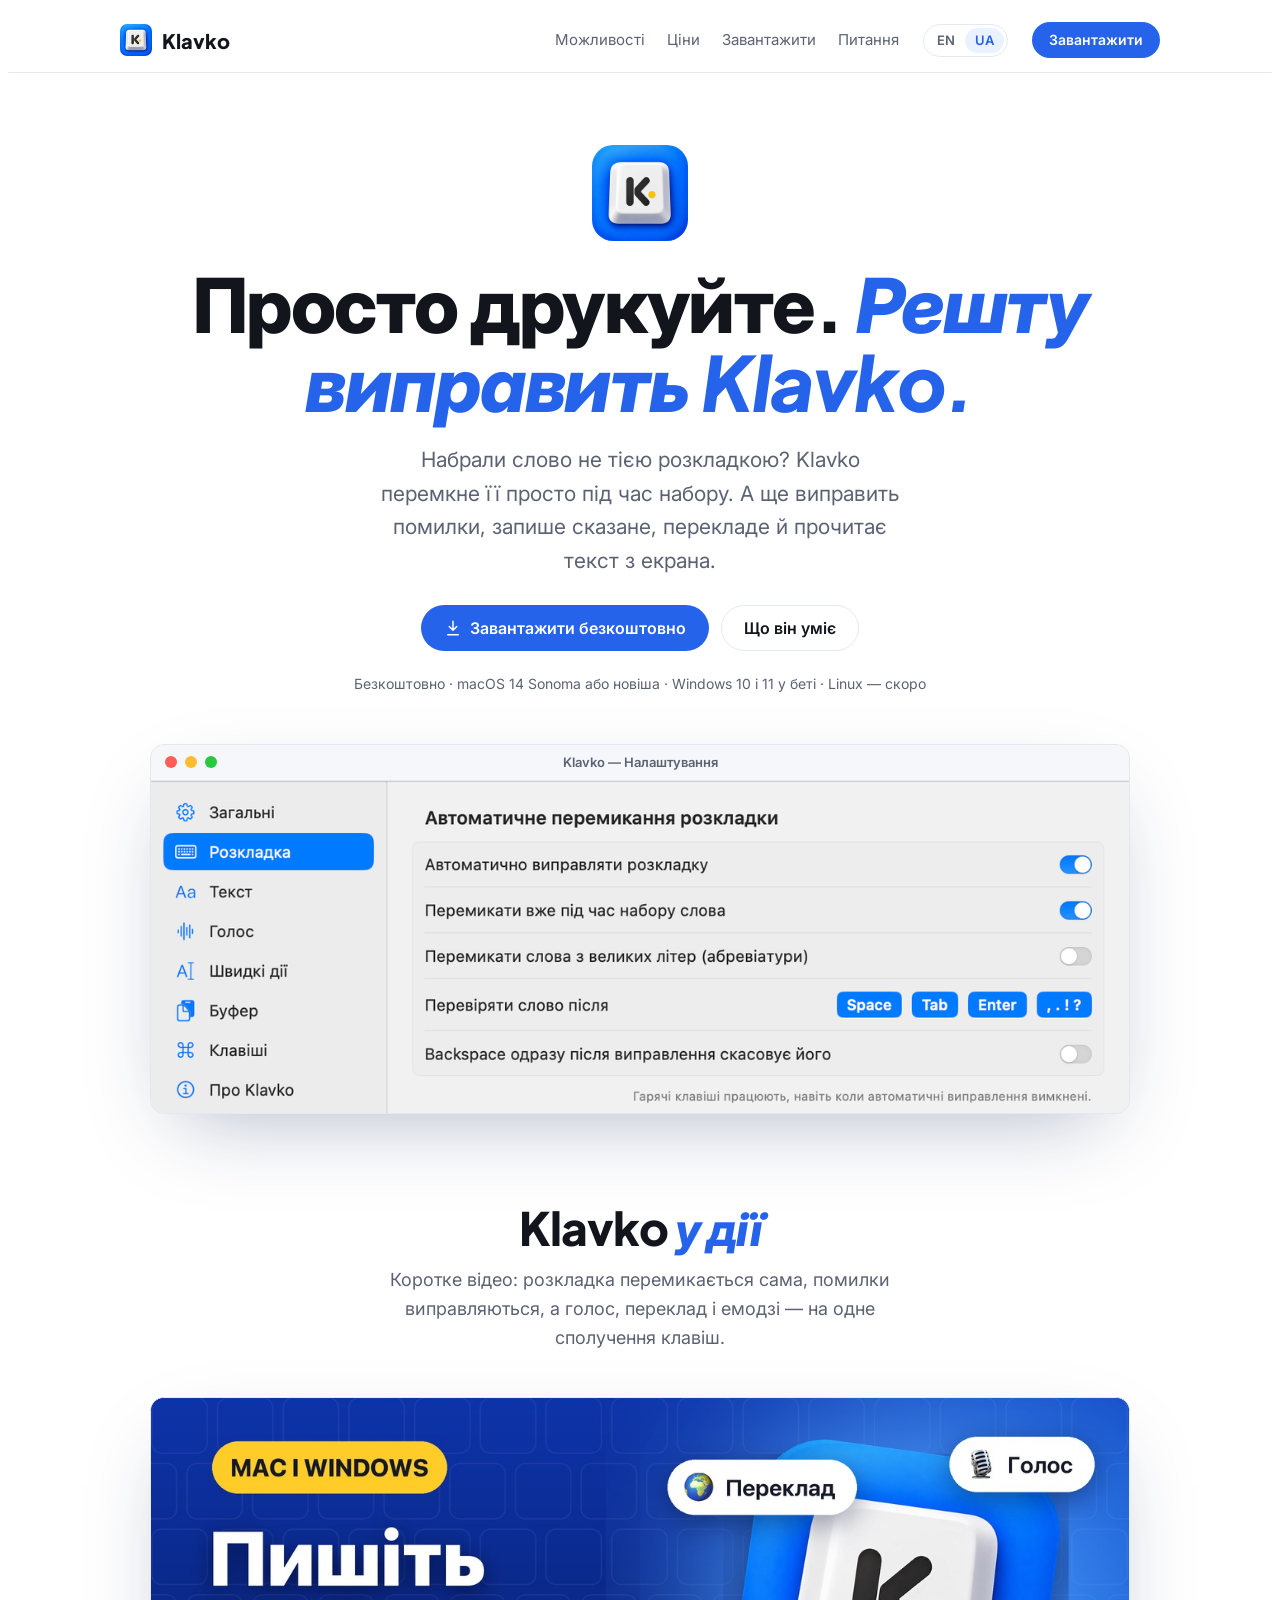
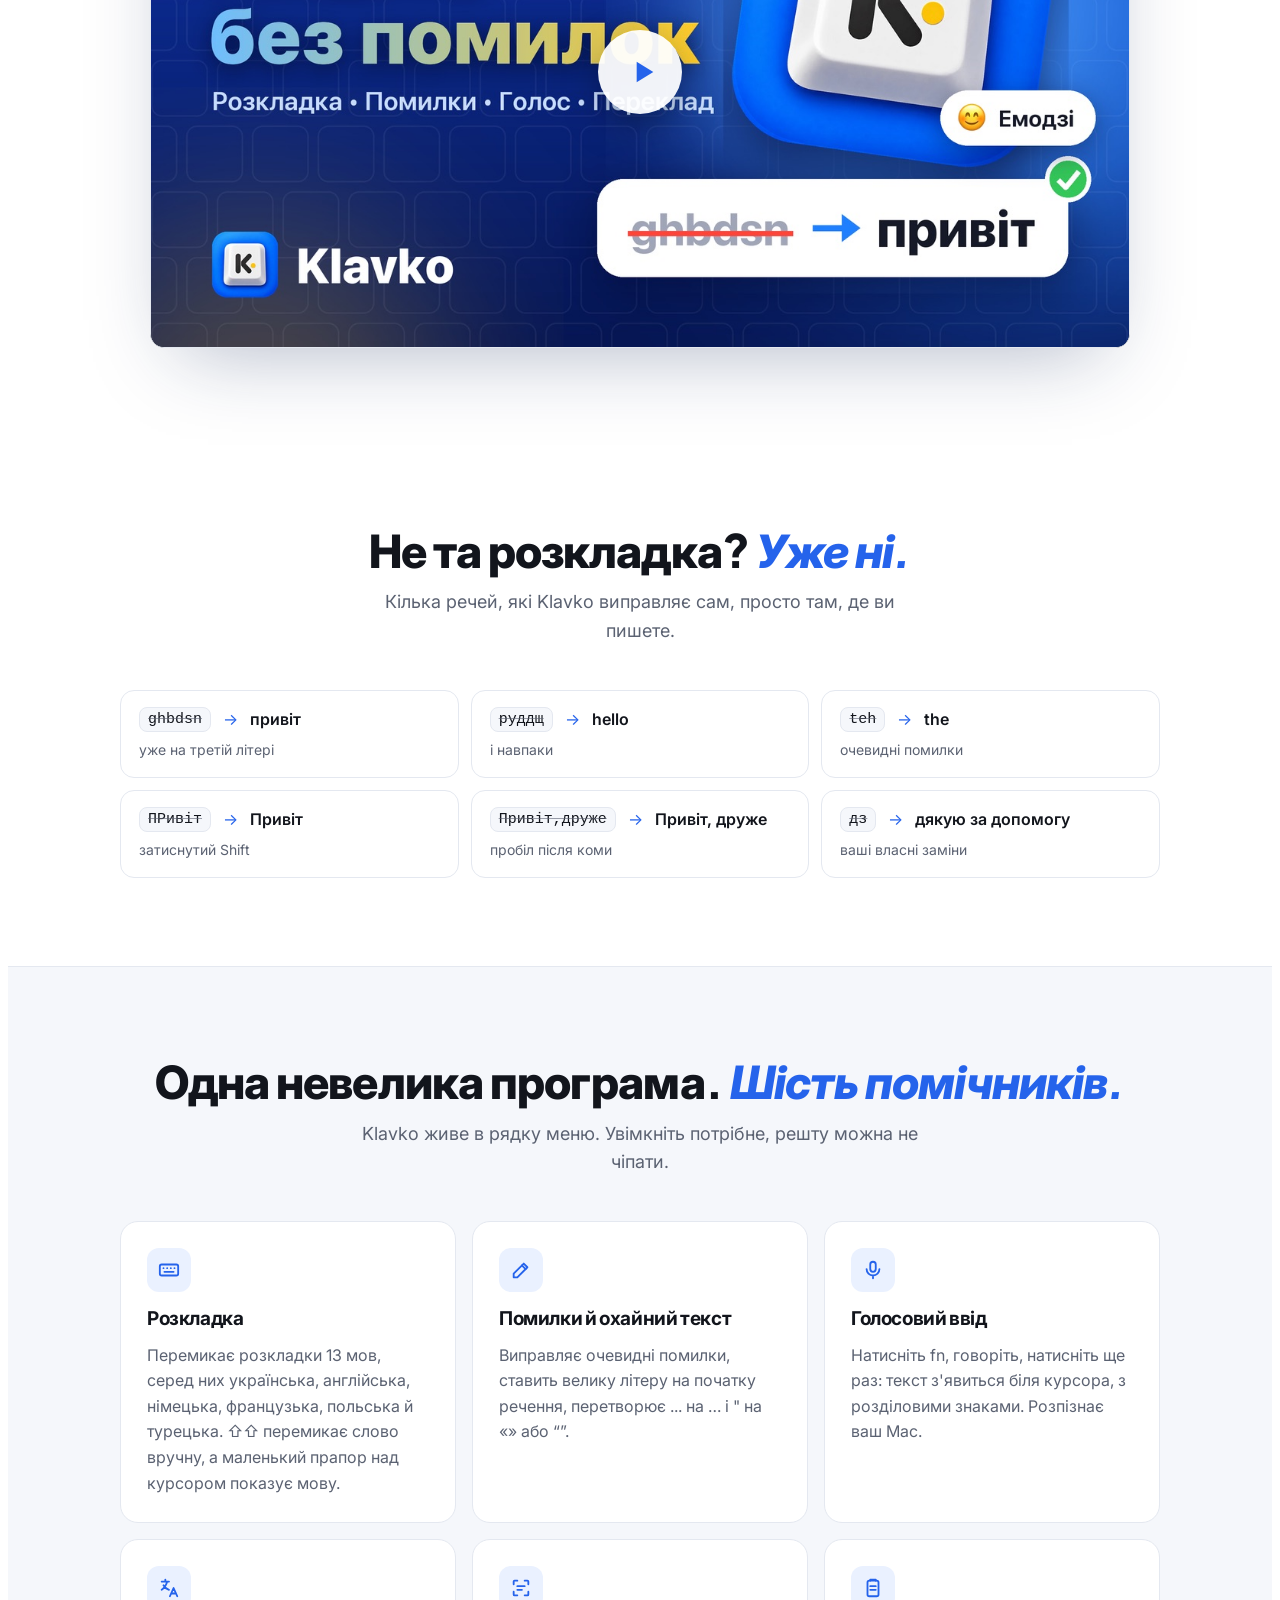
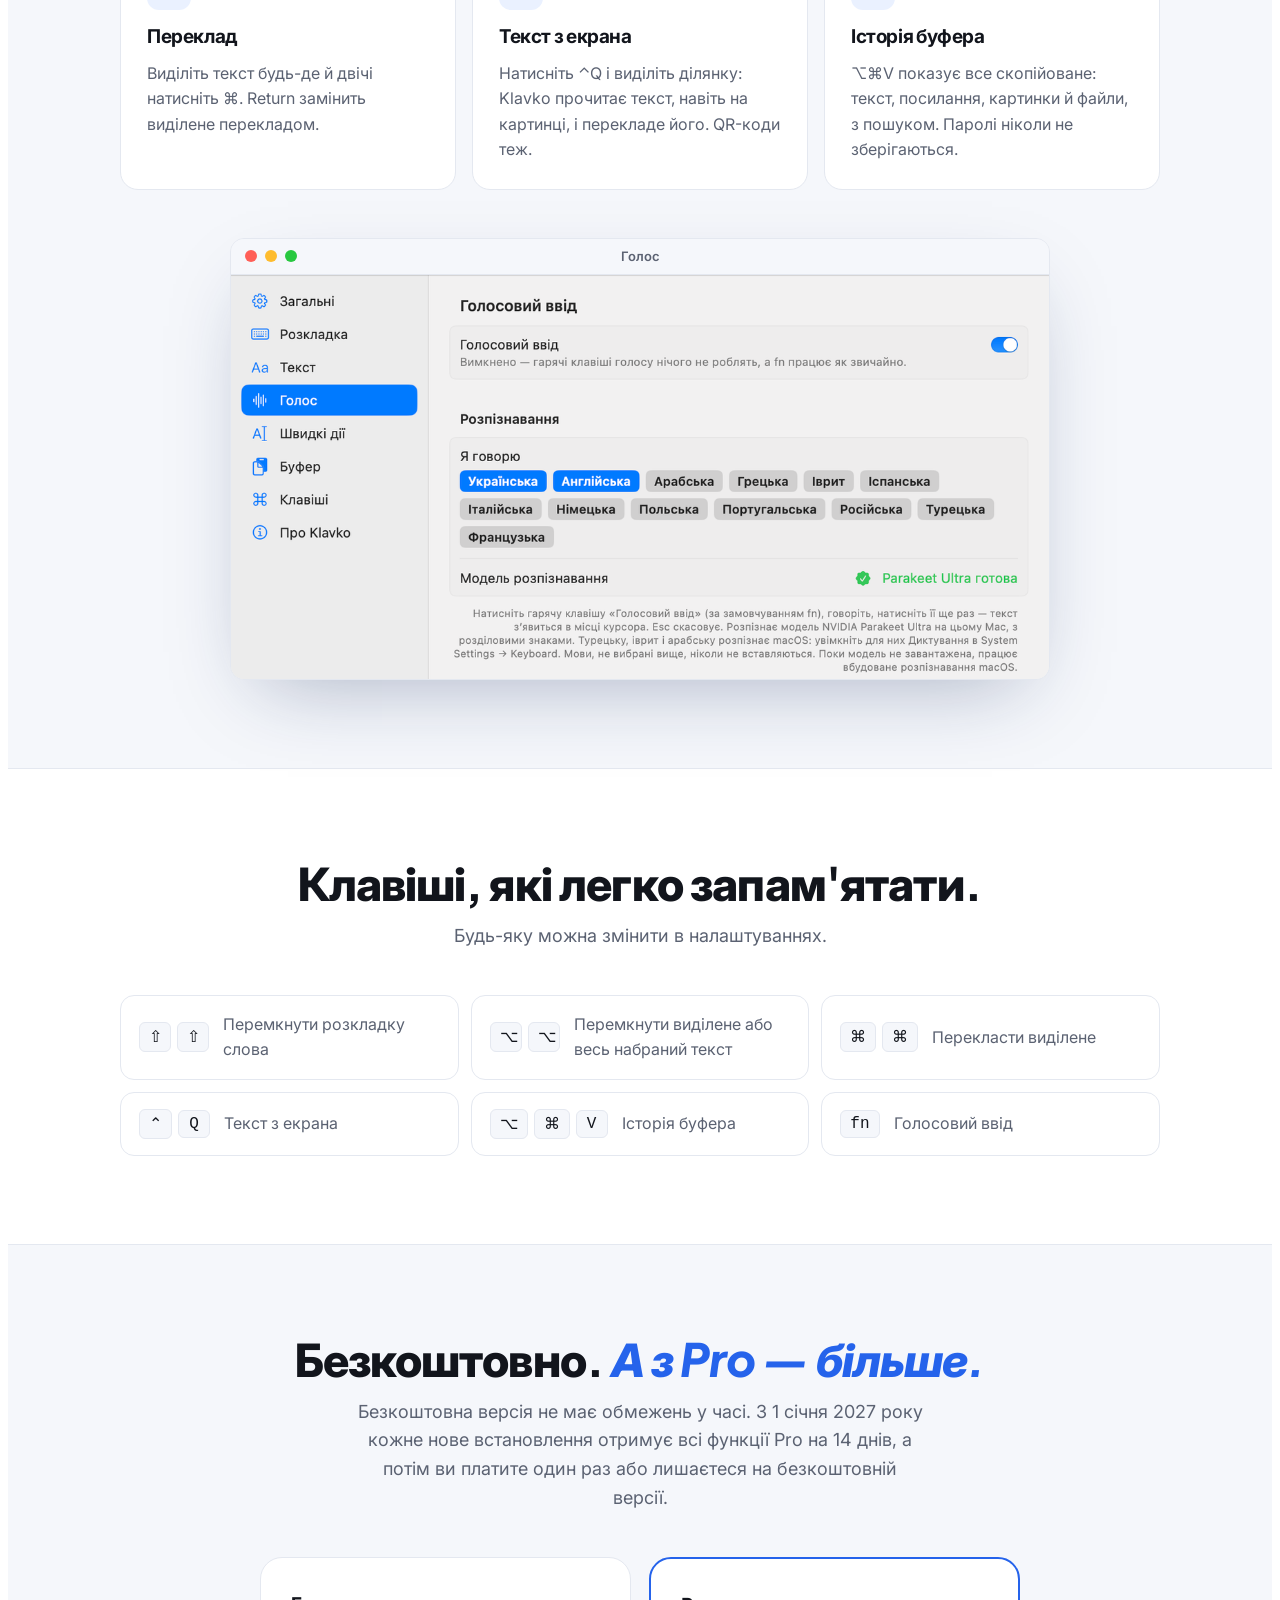
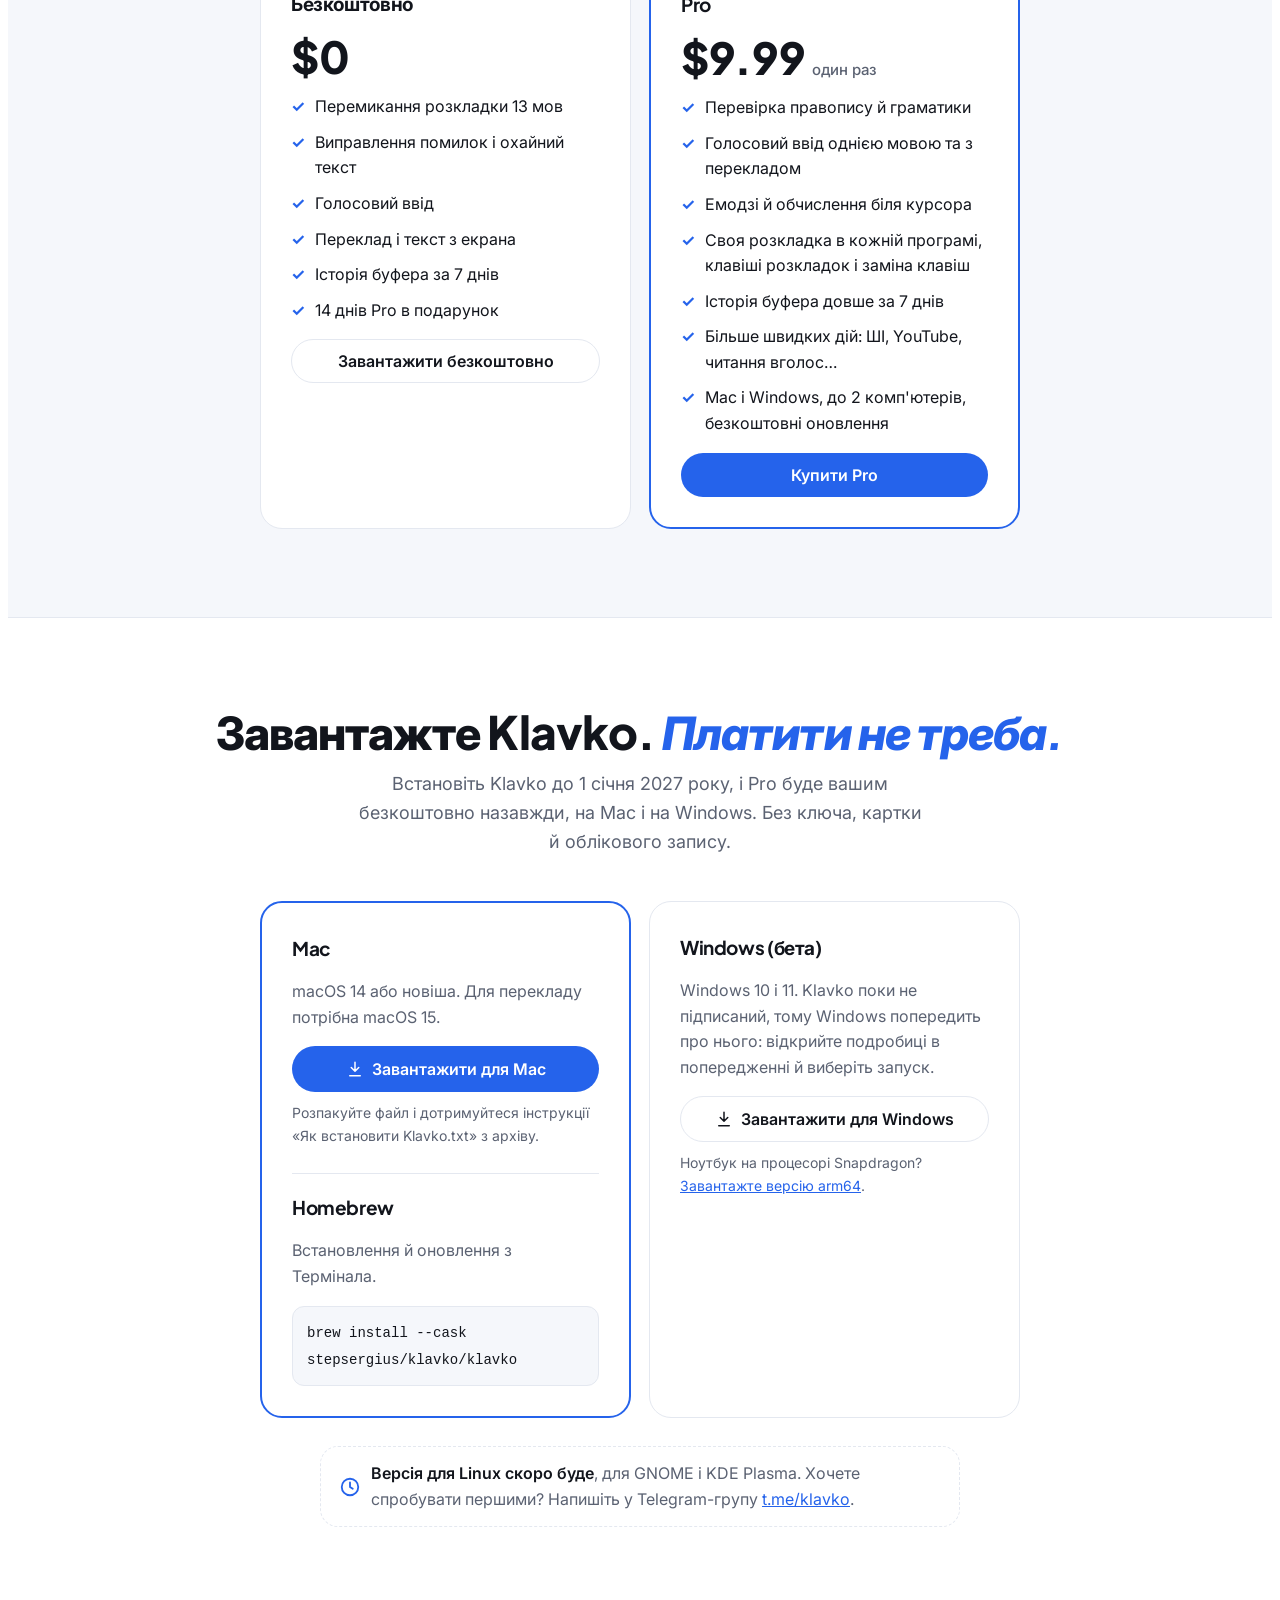
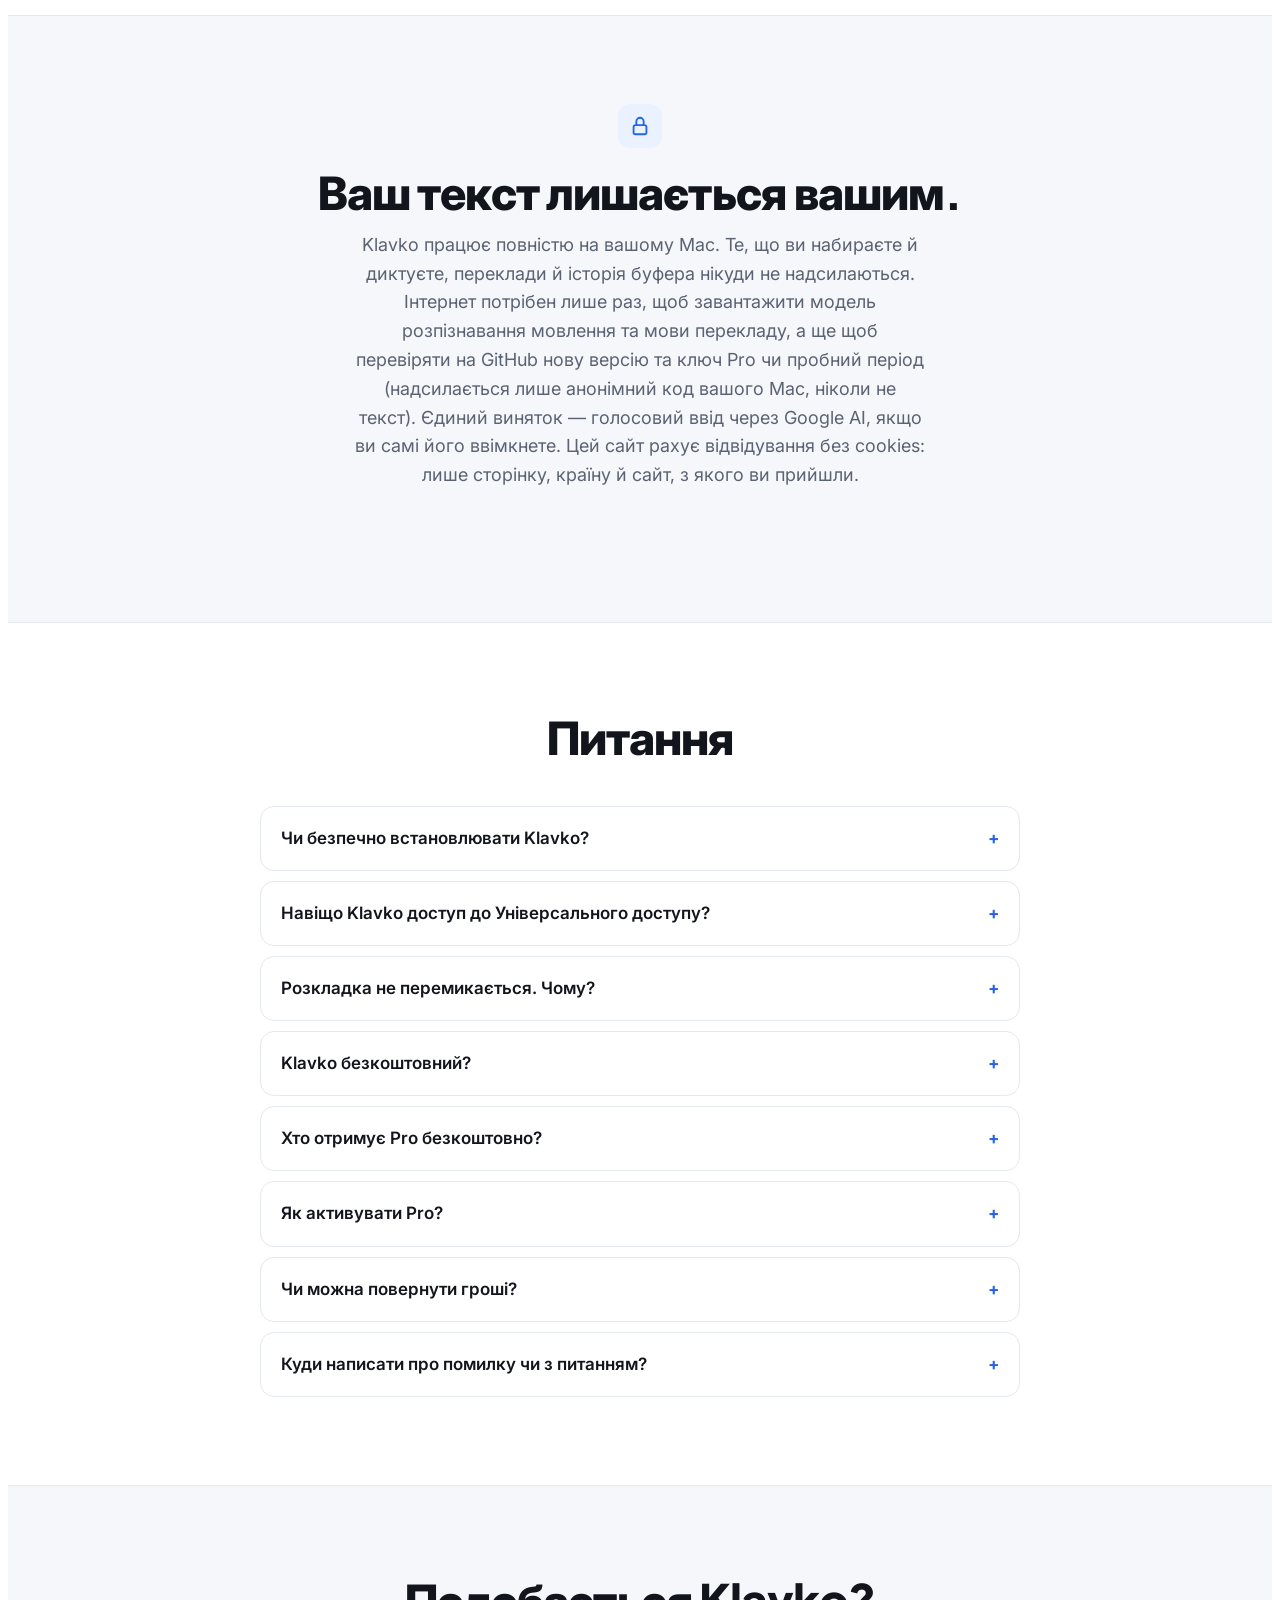
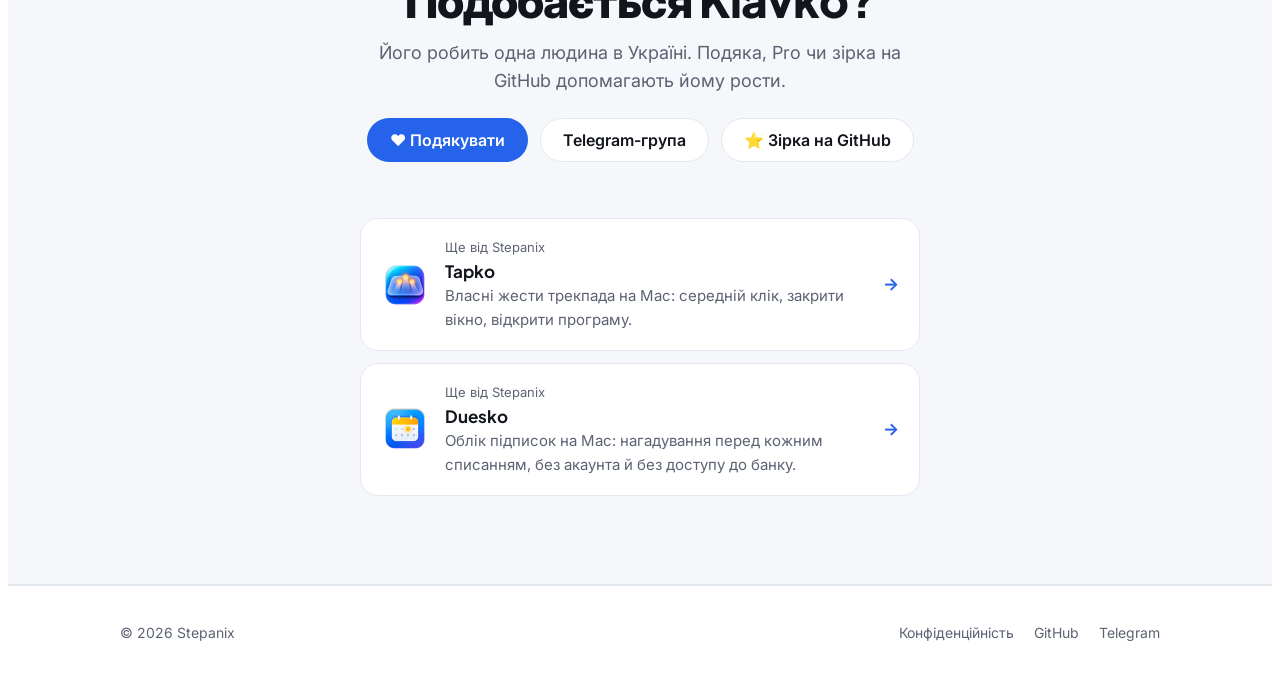
<file: docs/uk/index.html>
<!doctype html>
<html lang="uk" data-alt="../">
<head>
<meta charset="utf-8">
<meta name="viewport" content="width=device-width, initial-scale=1, viewport-fit=cover">
<title>Klavko · Безкоштовний помічник для набору тексту на Mac</title>
<meta name="description" content="Klavko перемикає розкладку, коли ви набрали слово не тією мовою, виправляє помилки, а ще вміє голосовий ввід, переклад, текст з екрана та історію буфера. Основне безкоштовно, більше — у Pro, і все лишається на вашому Mac.">
<link rel="canonical" href="https://klavko.stepanix.com/uk/">
<link rel="alternate" hreflang="en" href="https://klavko.stepanix.com/">
<link rel="alternate" hreflang="uk" href="https://klavko.stepanix.com/uk/">
<link rel="alternate" hreflang="x-default" href="https://klavko.stepanix.com/">
<meta property="og:title" content="Klavko · Безкоштовний помічник для набору тексту на Mac">
<meta property="og:description" content="Klavko перемикає розкладку, коли ви набрали слово не тією мовою, виправляє помилки, а ще вміє голосовий ввід, переклад, текст з екрана та історію буфера. Основне безкоштовно, більше — у Pro, і все лишається на вашому Mac.">
<meta property="og:image" content="https://klavko.stepanix.com/assets/og-uk.jpg">
<meta property="og:image:width" content="1200">
<meta property="og:image:height" content="630">
<meta property="og:type" content="website">
<meta property="og:url" content="https://klavko.stepanix.com/uk/">
<meta property="og:site_name" content="Klavko">
<meta property="og:locale" content="uk_UA">
<meta name="twitter:card" content="summary_large_image">
<meta name="twitter:image" content="https://klavko.stepanix.com/assets/og-uk.jpg">
<script type="application/ld+json">{"@context": "https://schema.org", "@type": "SoftwareApplication", "name": "Klavko", "description": "Klavko перемикає розкладку, коли ви набрали слово не тією мовою, виправляє помилки, а ще вміє голосовий ввід, переклад, текст з екрана та історію буфера. Основне безкоштовно, більше — у Pro, і все лишається на вашому Mac.", "url": "https://klavko.stepanix.com/uk/", "inLanguage": "uk", "applicationCategory": "UtilitiesApplication", "operatingSystem": "macOS 14 or later, Windows 10 and 11 (beta)", "image": "https://klavko.stepanix.com/assets/og-uk.jpg", "screenshot": "https://klavko.stepanix.com/assets/layout-light-uk.png", "downloadUrl": "https://github.com/stepsergius/Klavko/releases/latest", "offers": [{"@type": "Offer", "name": "Klavko", "price": "0", "priceCurrency": "USD"}, {"@type": "Offer", "name": "Klavko Pro", "price": "9.99", "priceCurrency": "USD", "url": "https://klavko.stepanix.com/uk/#pricing"}], "author": {"@type": "Organization", "name": "Stepanix", "url": "https://stepanix.com/"}}</script>
<script type="application/ld+json">{"@context": "https://schema.org", "@type": "FAQPage", "inLanguage": "uk", "mainEntity": [{"@type": "Question", "name": "Чи безпечно встановлювати Klavko?", "acceptedAnswer": {"@type": "Answer", "text": "Так. Klavko підписаний сертифікатом розробника (Developer ID) і нотаризований Apple: Apple перевіряє кожну версію на шкідливий код, перш ніж вона дійде до вас. Під час першого запуску macOS лише спитає, чи відкрити програму, завантажену з інтернету: натисніть Відкрити. Оновлення встановлюються одною кнопкою."}}, {"@type": "Question", "name": "Навіщо Klavko доступ до Універсального доступу?", "acceptedAnswer": {"@type": "Answer", "text": "Щоб бачити натиснуті клавіші й замінювати слово, набране не тією розкладкою, macOS вимагає дозвіл Універсального доступу. Klavko тримає в пам'яті лише текст від останнього кліку чи Return і ніколи його не зберігає й не надсилає."}}, {"@type": "Question", "name": "Розкладка не перемикається. Чому?", "acceptedAnswer": {"@type": "Answer", "text": "Потрібні щонайменше дві розкладки підтримуваних мов. Найкраще працюють стандартні розкладки macOS (Системні параметри → Клавіатура → Джерела вводу). Китайська, японська й корейська вводяться методами вводу, тому не підтримуються."}}, {"@type": "Question", "name": "Klavko безкоштовний?", "acceptedAnswer": {"@type": "Answer", "text": "Так. Перемикання розкладки, виправлення помилок, голосовий ввід, переклад, текст з екрана й історія буфера за тиждень безкоштовні назавжди. Klavko Pro додає більше за одноразові $9.99."}}, {"@type": "Question", "name": "Хто отримує Pro безкоштовно?", "acceptedAnswer": {"@type": "Answer", "text": "Усі, хто встановить Klavko на Mac чи Windows до 1 січня 2027 року, отримують Pro безкоштовно назавжди, без ключа. Якщо ви вже користуєтеся Klavko, Pro лишається вашим, навіть якщо оновитеся пізніше. З 1 січня 2027 року нові користувачі мають усі функції Pro на 14 днів."}}, {"@type": "Question", "name": "Як активувати Pro?", "acceptedAnswer": {"@type": "Answer", "text": "Після покупки ключ з'явиться на сторінці замовлення й прийде листом. Вставте його в Klavko → Налаштування → Klavko Pro і натисніть Активувати. Ключ працює на двох комп'ютерах."}}, {"@type": "Question", "name": "Чи можна повернути гроші?", "acceptedAnswer": {"@type": "Answer", "text": "Так. Якщо Klavko Pro вам не підійшов, напишіть на stepsergius@gmail.com протягом 14 днів після покупки, і ми повернемо гроші."}}, {"@type": "Question", "name": "Куди написати про помилку чи з питанням?", "acceptedAnswer": {"@type": "Answer", "text": "У Telegram-групу t.me/klavko. Версія для Windows — бета, тож відгуки там дуже допомагають."}}]}</script>
<link rel="icon" href="../assets/icon.png">
<link rel="preconnect" href="https://fonts.googleapis.com">
<link rel="stylesheet" href="https://fonts.googleapis.com/css2?family=Plus+Jakarta+Sans:ital,wght@0,500;0,700;0,800;1,800&family=Inter:wght@400;500;600&display=swap">
<style>
/* Layout: one calm centered column, hero with the real settings window, then examples, features, downloads and FAQ. */
:root {
  --bg: #ffffff;
  --bg-soft: #f5f7fb;
  --fg: #12151c;
  --muted: #5b6272;
  --line: #e4e8f0;
  --card: #ffffff;
  --accent: #2563eb;
  --accent-ink: #ffffff;
  --accent-soft: #eaf1ff;
  --display: "Plus Jakarta Sans", "Inter", system-ui, -apple-system, sans-serif;
  --body: "Inter", system-ui, -apple-system, sans-serif;
  --mono: ui-monospace, "SF Mono", Menlo, monospace;
  --radius: 18px;
}
@media (prefers-color-scheme: dark) {
  :root:not([data-theme="light"]) {
    --bg: #0f1116; --bg-soft: #161a22; --fg: #eef1f7; --muted: #9aa3b5; --line: #262c38; --card: #161a22;
    --accent: #5b8cff; --accent-ink: #0b1020; --accent-soft: #1b2540; color-scheme: dark;
  }
}
:root[data-theme="dark"] {
  --bg: #0f1116; --bg-soft: #161a22; --fg: #eef1f7; --muted: #9aa3b5; --line: #262c38; --card: #161a22;
  --accent: #5b8cff; --accent-ink: #0b1020; --accent-soft: #1b2540; color-scheme: dark;
}
* { box-sizing: border-box; }
html { scroll-behavior: smooth; }
@media (prefers-reduced-motion: reduce) { html { scroll-behavior: auto; } }
body { background: var(--bg); color: var(--fg); font: 400 17px/1.6 var(--body); -webkit-font-smoothing: antialiased; }
a { color: inherit; }
.wrap { max-width: 1080px; margin: 0 auto; padding-left: max(20px, env(safe-area-inset-left, 0px)); padding-right: max(20px, env(safe-area-inset-right, 0px)); }
h1, h2, h3 { font-family: var(--display); text-wrap: balance; margin: 0; letter-spacing: -0.02em; }
h1 { font-size: clamp(42px, 7vw, 76px); font-weight: 800; line-height: 1.04; }
h2 { font-size: clamp(30px, 4.4vw, 46px); font-weight: 800; line-height: 1.1; }
h3 { font-size: 19px; font-weight: 700; }
em.hl { font-style: italic; color: var(--accent); }
p { margin: 0; }
.lead { font-size: clamp(18px, 2vw, 21px); color: var(--muted); max-width: 40ch; margin-inline: auto; }
.btn { display: inline-flex; align-items: center; gap: 8px; padding: 13px 22px; border-radius: 999px; font: 600 16px/1 var(--body); text-decoration: none; border: 1px solid var(--line); background: var(--card); color: var(--fg); transition: transform .15s ease; }
.btn:hover { transform: translateY(-1px); }
.btn:focus-visible { outline: 3px solid var(--accent); outline-offset: 3px; }
.btn.primary { background: var(--accent); color: var(--accent-ink); border-color: transparent; }
.btn svg { width: 18px; height: 18px; }

/* Nav */
header.nav { position: sticky; top: env(safe-area-inset-top, 0px); z-index: 5; background: color-mix(in srgb, var(--bg) 88%, transparent); backdrop-filter: saturate(1.4) blur(12px); border-bottom: 1px solid var(--line); }
body::before { content: ""; position: fixed; inset: 0 0 auto; height: env(safe-area-inset-top, 0px); z-index: 10; background: var(--bg); }
.nav .wrap { display: flex; align-items: center; gap: 24px; height: 64px; }
.brand { display: flex; align-items: center; gap: 10px; font: 800 20px var(--display); text-decoration: none; }
.brand img { width: 32px; height: 32px; }
.nav nav { display: flex; gap: 22px; margin-left: auto; font-size: 15px; color: var(--muted); }
.nav nav a { text-decoration: none; }
.nav nav a:hover { color: var(--fg); }
.nav .btn { padding: 10px 16px; font-size: 14px; }
@media (max-width: 640px) { .nav nav { display: none; } .nav .btn { margin-left: auto; } }

/* Hero */
.hero { text-align: center; padding-block: 72px 40px; display: grid; gap: 22px; justify-items: center; }
.hero .icon { width: 96px; height: 96px; }
.hero .ctas { display: flex; gap: 12px; flex-wrap: wrap; justify-content: center; margin-top: 6px; }
.hero small { color: var(--muted); font-size: 14px; }

/* Mac window frame around the screenshot */
.window { max-width: 980px; margin: 8px auto 0; border-radius: 14px; overflow: hidden; border: 1px solid var(--line); background: var(--bg-soft); box-shadow: 0 30px 80px -30px rgb(20 40 90 / 0.35); }
.window .bar { height: 36px; display: flex; align-items: center; gap: 8px; padding-inline: 14px; border-bottom: 1px solid var(--line); background: var(--bg-soft); }
.window .bar i { width: 12px; height: 12px; border-radius: 50%; display: block; }
.window .bar i:nth-child(1) { background: #ff5f57; } .window .bar i:nth-child(2) { background: #febc2e; } .window .bar i:nth-child(3) { background: #28c840; }
.window .bar span { margin-inline: auto; font: 600 13px var(--body); color: var(--muted); padding-right: 60px; }
.window picture, .window img { display: block; width: 100%; height: auto; }
.video { position: relative; display: block; max-width: 980px; margin: 0 auto; aspect-ratio: 16 / 9; border-radius: 14px; overflow: hidden; border: 1px solid var(--line); background: #0b1020; box-shadow: 0 30px 80px -30px rgb(20 40 90 / 0.35); }
.video img, .video iframe { position: absolute; inset: 0; width: 100%; height: 100%; border: 0; object-fit: cover; }
.video .play { position: absolute; left: 50%; top: 50%; width: 84px; height: 84px; margin: -42px 0 0 -42px; border-radius: 50%; display: grid; place-items: center; background: rgb(255 255 255 / 0.94); color: #2563eb; box-shadow: 0 12px 40px -8px rgb(0 0 0 / 0.5); transition: transform .15s ease, background .15s ease; }
.video .play svg { width: 38px; height: 38px; margin-left: 5px; fill: currentColor; }
.video:hover .play, .video:focus-visible .play { transform: scale(1.08); background: #fff; }
.video:focus-visible { outline: 3px solid var(--accent); outline-offset: 4px; }
@media (max-width: 600px) { .video .play { width: 64px; height: 64px; margin: -32px 0 0 -32px; } .video .play svg { width: 28px; height: 28px; } }

section { padding-block: 88px; }
.center { text-align: center; display: grid; gap: 14px; justify-items: center; margin-bottom: 44px; }
.center p { color: var(--muted); max-width: 52ch; font-size: 18px; }

/* Gesture → action examples */
.pairs { display: grid; grid-template-columns: repeat(auto-fit, minmax(min(100%, 300px), 1fr)); gap: 12px; }
.pair { display: flex; align-items: center; gap: 12px; padding: 16px 18px; border: 1px solid var(--line); border-radius: 14px; background: var(--card); font-size: 16px; min-width: 0; }
.pair b { font-weight: 600; }
.pair .arrow { color: var(--accent); flex: none; }
.pair span:last-child { color: var(--muted); }

/* Features */
.soft { background: var(--bg-soft); border-block: 1px solid var(--line); }
.grid { display: grid; grid-template-columns: repeat(auto-fit, minmax(min(100%, 300px), 1fr)); gap: 16px; }
.card { background: var(--card); border: 1px solid var(--line); border-radius: var(--radius); padding: 26px; display: grid; gap: 10px; align-content: start; min-width: 0; }
.card p { color: var(--muted); font-size: 16px; }
.badge { width: 44px; height: 44px; border-radius: 12px; display: grid; place-items: center; background: var(--accent-soft); color: var(--accent); }
.badge svg { width: 22px; height: 22px; }
.num { font: 800 34px/1 var(--display); color: var(--accent); }

/* Steps */
.steps { display: grid; grid-template-columns: repeat(auto-fit, minmax(min(100%, 260px), 1fr)); gap: 16px; counter-reset: step; }
.step { padding: 24px; border-radius: var(--radius); border: 1px solid var(--line); display: grid; gap: 8px; }
.step::before { counter-increment: step; content: counter(step); width: 30px; height: 30px; border-radius: 50%; display: grid; place-items: center; background: var(--accent); color: var(--accent-ink); font: 700 14px var(--body); }
.step p { color: var(--muted); font-size: 16px; }

/* Pricing */
.plans { display: grid; grid-template-columns: repeat(auto-fit, minmax(min(100%, 320px), 1fr)); gap: 18px; max-width: 760px; margin-inline: auto; }
.plan { border: 1px solid var(--line); border-radius: 22px; padding: 30px; display: grid; gap: 16px; align-content: start; background: var(--card); }
.plan.pro { border: 2px solid var(--accent); }
.price { font: 800 44px/1 var(--display); }
.price small { font: 500 15px var(--body); color: var(--muted); margin-left: 6px; }
.plan ul { list-style: none; padding: 0; margin: 0; display: grid; gap: 10px; }
.plan li { display: flex; gap: 10px; font-size: 16px; }
.plan li::before { content: "✓"; color: var(--accent); font-weight: 700; }
.plan .btn { justify-content: center; }

/* FAQ */
.faq { max-width: 760px; margin-inline: auto; display: grid; gap: 10px; }
details { border: 1px solid var(--line); border-radius: 14px; padding: 18px 20px; background: var(--card); }
summary { cursor: pointer; font-weight: 600; list-style: none; display: flex; justify-content: space-between; gap: 16px; }
summary::after { content: "+"; color: var(--accent); font-weight: 700; }
details[open] summary::after { content: "–"; }
details p { color: var(--muted); margin-top: 10px; font-size: 16px; }
kbd { font: 500 14px var(--mono); padding: 1px 6px; border: 1px solid var(--line); border-radius: 6px; background: var(--bg-soft); }

footer { border-top: 1px solid var(--line); padding-block: 36px; color: var(--muted); font-size: 14px; }
footer .wrap { display: flex; flex-wrap: wrap; gap: 12px 24px; align-items: center; }
footer .links { display: flex; gap: 20px; margin-left: auto; flex-wrap: wrap; }
footer a { text-decoration: none; } footer a:hover { color: var(--fg); }
/* Language switcher (EN / UA) */
.lang { display: flex; flex: none; padding: 3px; border: 1px solid var(--line); border-radius: 999px; font: 600 13px/1 var(--body); }
.lang a { padding: 6px 10px; border-radius: 999px; text-decoration: none; color: var(--muted); }
.lang a:hover { color: var(--fg); }
.lang a[aria-current] { background: var(--accent-soft); color: var(--accent); }
.lang a:focus-visible { outline: 3px solid var(--accent); outline-offset: 2px; }
@media (max-width: 640px) { .nav .wrap { gap: 14px; } .nav .lang { margin-left: auto; } .nav .btn { margin-left: 0; } }
@media (max-width: 480px) { .nav .btn { display: none; } }

/* Before → after examples */
.pair code { font: 500 15px var(--mono); padding: 3px 8px; border-radius: 8px; background: var(--bg-soft); border: 1px solid var(--line); text-decoration: line-through; text-decoration-color: color-mix(in srgb, var(--muted) 60%, transparent); }
.pair { flex-wrap: wrap; row-gap: 6px; }
.pair span:last-child { flex-basis: 100%; font-size: 14px; }

/* Hotkeys */
.keys { display: grid; grid-template-columns: repeat(auto-fit, minmax(min(100%, 300px), 1fr)); gap: 12px; }
.key { display: flex; align-items: center; gap: 6px; padding: 16px 18px; border: 1px solid var(--line); border-radius: 14px; background: var(--card); min-width: 0; }
.key kbd { font-size: 16px; padding: 4px 9px; min-width: 32px; text-align: center; }
.key span { margin-left: 8px; color: var(--muted); font-size: 16px; }

/* Downloads */
.plan p { color: var(--muted); font-size: 16px; }
.plan p.small { font-size: 14px; margin-top: -6px; }
.plan p.small a { color: var(--accent); }
.soon { display: flex; align-items: center; justify-content: center; gap: 10px; max-width: 640px; margin: 28px auto 0; padding: 14px 18px; border: 1px dashed var(--line); border-radius: var(--radius); color: var(--muted); font-size: 16px; text-align: left; }
.soon svg { width: 22px; height: 22px; flex: none; color: var(--accent); }
.soon b { color: var(--fg); font-weight: 600; }
.soon a { color: var(--accent); }
.plan h3.sub { margin-top: 10px; padding-top: 18px; border-top: 1px solid var(--line); }
pre { margin: 0; padding: 12px 14px; border-radius: 12px; background: var(--bg-soft); border: 1px solid var(--line); overflow-x: auto; }
pre code { font: 500 14px var(--mono); white-space: pre-wrap; overflow-wrap: anywhere; }
.center .badge { margin-bottom: 4px; }
.center .ctas { display: flex; gap: 12px; flex-wrap: wrap; justify-content: center; margin-top: 8px; }

/* Also by Stepanix */
.also { display: flex; align-items: center; gap: 16px; max-width: 560px; margin: 56px auto 0; padding: 18px 20px; border: 1px solid var(--line); border-radius: var(--radius); text-decoration: none; background: var(--card); }
.also:hover { border-color: var(--accent); }
.also + .also { margin-top: 12px; }
.also img { width: 48px; height: 48px; flex: none; }
.also > span:nth-child(2) { display: grid; gap: 2px; min-width: 0; }
.also small { color: var(--muted); font-size: 13px; }
.also b { font: 700 17px var(--display); }
.also span span { color: var(--muted); font-size: 15px; }
.also .arrow { margin-left: auto; color: var(--accent); font-weight: 700; }

/* The icon file is a full square tile */
.hero .icon, .brand img { border-radius: 22%; }

/* Document pages (thank-you): one readable column. */
.doc { max-width: 720px; padding-block: 56px 80px; }
.doc h1 { font-size: clamp(34px, 5vw, 48px); }
.doc .updated { color: var(--muted); font-size: 15px; margin-top: 10px; }
.doc h2 { font-size: 22px; margin-top: 40px; }
.doc p, .doc li { color: var(--muted); font-size: 17px; }
.doc p { margin-top: 12px; }
.doc ol { margin: 12px 0 0; padding-left: 22px; display: grid; gap: 6px; }
.doc strong { color: var(--fg); font-weight: 600; }
.doc a { color: var(--accent); }
.note { text-align: center; color: var(--muted); font-size: 15px; max-width: 60ch; margin: 22px auto 0; }
</style>
<script>
/* Remembers the chosen language and opens that version on later visits. English is the default. */
(function () {
  try {
    var root = document.documentElement, saved = localStorage.getItem("klavko-lang");
    if (saved && saved !== root.lang && root.dataset.alt) {
      /* The visit is counted on the page opened next, with the site the visitor came from. */
      window.klavkoLeaving = true;
      try { sessionStorage.setItem("klavko-from", document.referrer); } catch (e) {}
      location.replace(root.dataset.alt + location.search + location.hash);
    }
    document.addEventListener("click", function (e) {
      var link = e.target.closest && e.target.closest("[data-set-lang]");
      if (link) localStorage.setItem("klavko-lang", link.getAttribute("data-set-lang"));
    });
  } catch (e) {}
})();
</script>
</head>
<body>

<header class="nav">
  <div class="wrap">
    <a class="brand" href="#top"><img src="../assets/icon.png" alt="">Klavko</a>
    <nav aria-label="Розділи">
      <a href="#features">Можливості</a>
      <a href="#pricing">Ціни</a>
      <a href="#download">Завантажити</a>
      <a href="#faq">Питання</a>
    </nav>
    <div class="lang" role="group" aria-label="Мова">
      <a href="../" hreflang="en" lang="en" data-set-lang="en" title="English">EN</a>
      <a href="./" aria-current="true" lang="uk" data-set-lang="uk">UA</a>
    </div>
    <a class="btn primary" href="#download">Завантажити</a>
  </div>
</header>

<main id="top">
  <div class="wrap hero">
    <img class="icon" src="../assets/icon.png" alt="Значок програми Klavko" width="96" height="96">
    <h1>Просто друкуйте. <em class="hl">Решту виправить Klavko.</em></h1>
    <p class="lead">Набрали слово не тією розкладкою? Klavko перемкне її просто під час набору. А ще виправить помилки, запише сказане, перекладе й прочитає текст з екрана.</p>
    <div class="ctas">
      <a class="btn primary" href="#download"><svg viewBox="0 0 24 24" fill="none" stroke="currentColor" stroke-width="2" stroke-linecap="round" stroke-linejoin="round" aria-hidden="true"><path d="M12 3v12m0 0l-5-5m5 5l5-5M5 21h14"/></svg>Завантажити безкоштовно</a>
      <a class="btn" href="#features">Що він уміє</a>
    </div>
    <small>Безкоштовно · macOS 14 Sonoma або новіша · Windows 10 і 11 у беті · Linux — скоро</small>
  </div>

  <div class="wrap">
    <div class="window" role="img" aria-label="Налаштування Klavko: автоматичне перемикання розкладки">
      <div class="bar"><i></i><i></i><i></i><span>Klavko — Налаштування</span></div>
      <picture>
        <source media="(prefers-color-scheme: dark)" srcset="../assets/layout-dark-uk.png">
        <img src="../assets/layout-light-uk.png" alt="Налаштування Klavko: автоматичне перемикання розкладки" width="1185" height="402">
      </picture>
    </div>
  </div>

  <section id="video">
    <div class="wrap">
      <div class="center">
        <h2>Klavko <em class="hl">у дії</em></h2>
        <p>Коротке відео: розкладка перемикається сама, помилки виправляються, а голос, переклад і емодзі — на одне сполучення клавіш.</p>
      </div>
      <a class="video" href="https://www.youtube.com/watch?v=LgEnadN--Rk" data-video="LgEnadN--Rk" data-title="Klavko — розкладка перемикається сама" aria-label="Увімкнути відео про Klavko">
        <img src="../assets/video-uk.jpg" alt="" width="1280" height="720" loading="lazy" decoding="async">
        <span class="play" aria-hidden="true"><svg viewBox="0 0 24 24"><path d="M8 5.5v13l10.5-6.5z"/></svg></span>
      </a>
    </div>
  </section>

  <section>
    <div class="wrap">
      <div class="center">
        <h2>Не та розкладка? <em class="hl">Уже ні.</em></h2>
        <p>Кілька речей, які Klavko виправляє сам, просто там, де ви пишете.</p>
      </div>
      <div class="pairs">
        <div class="pair"><code>ghbdsn</code><span class="arrow">→</span><b>привіт</b><span>уже на третій літері</span></div>
        <div class="pair"><code>руддщ</code><span class="arrow">→</span><b>hello</b><span>і навпаки</span></div>
        <div class="pair"><code>teh</code><span class="arrow">→</span><b>the</b><span>очевидні помилки</span></div>
        <div class="pair"><code>ПРивіт</code><span class="arrow">→</span><b>Привіт</b><span>затиснутий Shift</span></div>
        <div class="pair"><code>Привіт,друже</code><span class="arrow">→</span><b>Привіт, друже</b><span>пробіл після коми</span></div>
        <div class="pair"><code>дз</code><span class="arrow">→</span><b>дякую за допомогу</b><span>ваші власні заміни</span></div>
      </div>
    </div>
  </section>

  <section class="soft" id="features">
    <div class="wrap">
      <div class="center">
        <h2>Одна невелика програма. <em class="hl">Шість помічників.</em></h2>
        <p>Klavko живе в рядку меню. Увімкніть потрібне, решту можна не чіпати.</p>
      </div>
      <div class="grid">
        <div class="card"><span class="badge"><svg viewBox="0 0 24 24" fill="none" stroke="currentColor" stroke-width="2" stroke-linecap="round" stroke-linejoin="round" aria-hidden="true"><rect x="2" y="6" width="20" height="12" rx="2"/><path d="M6 10h.01M10 10h.01M14 10h.01M18 10h.01M7 14h10"/></svg></span><h3>Розкладка</h3><p>Перемикає розкладки 13 мов, серед них українська, англійська, німецька, французька, польська й турецька. ⇧⇧ перемикає слово вручну, а маленький прапор над курсором показує мову.</p></div>
        <div class="card"><span class="badge"><svg viewBox="0 0 24 24" fill="none" stroke="currentColor" stroke-width="2" stroke-linecap="round" stroke-linejoin="round" aria-hidden="true"><path d="M4 20h4L19 9l-4-4L4 16z"/><path d="M13 7l4 4"/></svg></span><h3>Помилки й охайний текст</h3><p>Виправляє очевидні помилки, ставить велику літеру на початку речення, перетворює ... на … і &quot; на «» або “”.</p></div>
        <div class="card"><span class="badge"><svg viewBox="0 0 24 24" fill="none" stroke="currentColor" stroke-width="2" stroke-linecap="round" stroke-linejoin="round" aria-hidden="true"><rect x="9" y="3" width="6" height="11" rx="3"/><path d="M5 11a7 7 0 0 0 14 0M12 18v3"/></svg></span><h3>Голосовий ввід</h3><p>Натисніть fn, говоріть, натисніть ще раз: текст з&#x27;явиться біля курсора, з розділовими знаками. Розпізнає ваш Mac.</p></div>
        <div class="card"><span class="badge"><svg viewBox="0 0 24 24" fill="none" stroke="currentColor" stroke-width="2" stroke-linecap="round" stroke-linejoin="round" aria-hidden="true"><path d="M4 5h8M8 3v2m2 0c-1 4-3 7-6 9m2-5c1 2 3 4 6 5"/><path d="M13 21l4-9 4 9m-6.5-3h5"/></svg></span><h3>Переклад</h3><p>Виділіть текст будь-де й двічі натисніть ⌘. Return замінить виділене перекладом.</p></div>
        <div class="card"><span class="badge"><svg viewBox="0 0 24 24" fill="none" stroke="currentColor" stroke-width="2" stroke-linecap="round" stroke-linejoin="round" aria-hidden="true"><path d="M4 8V5a1 1 0 0 1 1-1h3M16 4h3a1 1 0 0 1 1 1v3M20 16v3a1 1 0 0 1-1 1h-3M8 20H5a1 1 0 0 1-1-1v-3"/><path d="M8 10h8M8 14h5"/></svg></span><h3>Текст з екрана</h3><p>Натисніть ⌃Q і виділіть ділянку: Klavko прочитає текст, навіть на картинці, і перекладе його. QR-коди теж.</p></div>
        <div class="card"><span class="badge"><svg viewBox="0 0 24 24" fill="none" stroke="currentColor" stroke-width="2" stroke-linecap="round" stroke-linejoin="round" aria-hidden="true"><rect x="6" y="4" width="12" height="17" rx="2"/><path d="M9 4V3h6v1M9 10h6M9 14h6"/></svg></span><h3>Історія буфера</h3><p>⌥⌘V показує все скопійоване: текст, посилання, картинки й файли, з пошуком. Паролі ніколи не зберігаються.</p></div>
      </div>
      <div class="window" style="max-width: 820px; margin-top: 48px;" role="img" aria-label="Налаштування голосового вводу Klavko з мовами, якими ви говорите">
      <div class="bar"><i></i><i></i><i></i><span>Голос</span></div>
      <picture>
        <source media="(prefers-color-scheme: dark)" srcset="../assets/voice-dark-uk.png">
        <img src="../assets/voice-light-uk.png" alt="Налаштування голосового вводу Klavko з мовами, якими ви говорите" width="1185" height="586">
      </picture>
    </div>
    </div>
  </section>

  <section>
    <div class="wrap">
      <div class="center">
        <h2>Клавіші, які легко запам'ятати.</h2>
        <p>Будь-яку можна змінити в налаштуваннях.</p>
      </div>
      <div class="keys">
        <div class="key"><kbd>⇧</kbd><kbd>⇧</kbd><span>Перемкнути розкладку слова</span></div>
        <div class="key"><kbd>⌥</kbd><kbd>⌥</kbd><span>Перемкнути виділене або весь набраний текст</span></div>
        <div class="key"><kbd>⌘</kbd><kbd>⌘</kbd><span>Перекласти виділене</span></div>
        <div class="key"><kbd>⌃</kbd><kbd>Q</kbd><span>Текст з екрана</span></div>
        <div class="key"><kbd>⌥</kbd><kbd>⌘</kbd><kbd>V</kbd><span>Історія буфера</span></div>
        <div class="key"><kbd>fn</kbd><span>Голосовий ввід</span></div>
      </div>
    </div>
  </section>

  <section class="soft" id="pricing">
    <div class="wrap">
      <div class="center">
        <h2>Безкоштовно. <em class="hl">А з Pro — більше.</em></h2>
        <p>Безкоштовна версія не має обмежень у часі. З 1 січня 2027 року кожне нове встановлення отримує всі функції Pro на 14 днів, а потім ви платите один раз або лишаєтеся на безкоштовній версії.</p>
      </div>
      <div class="plans">
        <div class="plan">
          <h3>Безкоштовно</h3>
          <div class="price">$0</div>
          <ul>
            <li>Перемикання розкладки 13 мов</li>
            <li>Виправлення помилок і охайний текст</li>
            <li>Голосовий ввід</li>
            <li>Переклад і текст з екрана</li>
            <li>Історія буфера за 7 днів</li>
            <li>14 днів Pro в подарунок</li>
          </ul>
          <a class="btn" href="#download">Завантажити безкоштовно</a>
        </div>
        <div class="plan pro">
          <h3>Pro</h3>
          <div class="price">$9.99<small>один раз</small></div>
          <ul>
            <li>Перевірка правопису й граматики</li>
            <li>Голосовий ввід однією мовою та з перекладом</li>
            <li>Емодзі й обчислення біля курсора</li>
            <li>Своя розкладка в кожній програмі, клавіші розкладок і заміна клавіш</li>
            <li>Історія буфера довше за 7 днів</li>
            <li>Більше швидких дій: ШІ, YouTube, читання вголос…</li>
            <li>Mac і Windows, до 2 комп&#x27;ютерів, безкоштовні оновлення</li>
          </ul>
          <a class="btn primary" href="https://www.creem.io/product/prod_1bPuvj0cdggWYXUZ277SP9">Купити Pro</a>
        </div>
      </div>
    </div>
  </section>

  <section id="download">
    <div class="wrap">
      <div class="center">
        <h2>Завантажте Klavko. <em class="hl">Платити не треба.</em></h2>
        <p>Встановіть Klavko до 1 січня 2027 року, і Pro буде вашим безкоштовно назавжди, на Mac і на Windows. Без ключа, картки й облікового запису.</p>
      </div>
      <div class="plans">
        <div class="plan pro">
          <h3>Mac</h3>
          <p>macOS 14 або новіша. Для перекладу потрібна macOS 15.</p>
          <a class="btn primary" href="https://stepanix-license.stepsergius.workers.dev/dl/klavko/mac?from=uk" rel="nofollow"><svg viewBox="0 0 24 24" fill="none" stroke="currentColor" stroke-width="2" stroke-linecap="round" stroke-linejoin="round" aria-hidden="true"><path d="M12 3v12m0 0l-5-5m5 5l5-5M5 21h14"/></svg>Завантажити для Mac</a>
          <p class="small">Розпакуйте файл і дотримуйтеся інструкції «Як встановити Klavko.txt» з архіву.</p>
          <h3 class="sub">Homebrew</h3>
          <p>Встановлення й оновлення з Термінала.</p>
          <pre><code>brew install --cask stepsergius/klavko/klavko</code></pre>
        </div>
        <div class="plan">
          <h3>Windows (бета)</h3>
          <p>Windows 10 і 11. Klavko поки не підписаний, тому Windows попередить про нього: відкрийте подробиці в попередженні й виберіть запуск.</p>
          <a class="btn" href="https://stepanix-license.stepsergius.workers.dev/dl/klavko/windows?from=uk" rel="nofollow"><svg viewBox="0 0 24 24" fill="none" stroke="currentColor" stroke-width="2" stroke-linecap="round" stroke-linejoin="round" aria-hidden="true"><path d="M12 3v12m0 0l-5-5m5 5l5-5M5 21h14"/></svg>Завантажити для Windows</a>
          <p class="small">Ноутбук на процесорі Snapdragon? <a href="https://stepanix-license.stepsergius.workers.dev/dl/klavko/windows-arm64?from=uk" rel="nofollow">Завантажте версію arm64</a>.</p>
        </div>
      </div>
      <p class="soon"><svg viewBox="0 0 24 24" fill="none" stroke="currentColor" stroke-width="2" stroke-linecap="round" stroke-linejoin="round" aria-hidden="true"><circle cx="12" cy="12" r="9"/><path d="M12 7v5l3 2"/></svg><span><b>Версія для Linux скоро буде</b>, для GNOME і KDE Plasma. Хочете спробувати першими? Напишіть у Telegram-групу <a href="https://t.me/klavko">t.me/klavko</a>.</span></p>
    </div>
  </section>

  <section class="soft" id="privacy">
    <div class="wrap">
      <div class="center">
        <span class="badge"><svg viewBox="0 0 24 24" fill="none" stroke="currentColor" stroke-width="2" stroke-linecap="round" stroke-linejoin="round" aria-hidden="true"><rect x="5" y="11" width="14" height="10" rx="2"/><path d="M8 11V7a4 4 0 0 1 8 0v4"/></svg></span>
        <h2>Ваш текст лишається вашим.</h2>
        <p>Klavko працює повністю на вашому Mac. Те, що ви набираєте й диктуєте, переклади й історія буфера нікуди не надсилаються. Інтернет потрібен лише раз, щоб завантажити модель розпізнавання мовлення та мови перекладу, а ще щоб перевіряти на GitHub нову версію та ключ Pro чи пробний період (надсилається лише анонімний код вашого Mac, ніколи не текст). Єдиний виняток — голосовий ввід через Google AI, якщо ви самі його ввімкнете. Цей сайт рахує відвідування без cookies: лише сторінку, країну й сайт, з якого ви прийшли.</p>
      </div>
    </div>
  </section>

  <section id="faq">
    <div class="wrap">
      <div class="center"><h2>Питання</h2></div>
      <div class="faq">
        <details>
          <summary>Чи безпечно встановлювати Klavko?</summary>
          <p>Так. Klavko підписаний сертифікатом розробника (Developer ID) і нотаризований Apple: Apple перевіряє кожну версію на шкідливий код, перш ніж вона дійде до вас. Під час першого запуску macOS лише спитає, чи відкрити програму, завантажену з інтернету: натисніть <b>Відкрити</b>. Оновлення встановлюються одною кнопкою.</p>
        </details>
        <details>
          <summary>Навіщо Klavko доступ до Універсального доступу?</summary>
          <p>Щоб бачити натиснуті клавіші й замінювати слово, набране не тією розкладкою, macOS вимагає дозвіл Універсального доступу. Klavko тримає в пам'яті лише текст від останнього кліку чи Return і ніколи його не зберігає й не надсилає.</p>
        </details>
        <details>
          <summary>Розкладка не перемикається. Чому?</summary>
          <p>Потрібні щонайменше дві розкладки підтримуваних мов. Найкраще працюють стандартні розкладки macOS (Системні параметри → Клавіатура → Джерела вводу). Китайська, японська й корейська вводяться методами вводу, тому не підтримуються.</p>
        </details>
        <details>
          <summary>Klavko безкоштовний?</summary>
          <p>Так. Перемикання розкладки, виправлення помилок, голосовий ввід, переклад, текст з екрана й історія буфера за тиждень безкоштовні назавжди. Klavko Pro додає більше за одноразові $9.99.</p>
        </details>
        <details>
          <summary>Хто отримує Pro безкоштовно?</summary>
          <p>Усі, хто встановить Klavko на Mac чи Windows до 1 січня 2027 року, отримують Pro безкоштовно назавжди, без ключа. Якщо ви вже користуєтеся Klavko, Pro лишається вашим, навіть якщо оновитеся пізніше. З 1 січня 2027 року нові користувачі мають усі функції Pro на 14 днів.</p>
        </details>
        <details>
          <summary>Як активувати Pro?</summary>
          <p>Після покупки ключ з'явиться на сторінці замовлення й прийде листом. Вставте його в Klavko → Налаштування → Klavko Pro і натисніть <b>Активувати</b>. Ключ працює на двох комп'ютерах.</p>
        </details>
        <details>
          <summary>Чи можна повернути гроші?</summary>
          <p>Так. Якщо Klavko Pro вам не підійшов, напишіть на <a href="mailto:stepsergius@gmail.com">stepsergius@gmail.com</a> протягом 14 днів після покупки, і ми повернемо гроші.</p>
        </details>
        <details>
          <summary>Куди написати про помилку чи з питанням?</summary>
          <p>У Telegram-групу <a href="https://t.me/klavko">t.me/klavko</a>. Версія для Windows — бета, тож відгуки там дуже допомагають.</p>
        </details>
      </div>
    </div>
  </section>

  <section class="soft">
    <div class="wrap">
      <div class="center">
        <h2>Подобається Klavko?</h2>
        <p>Його робить одна людина в Україні. Подяка, Pro чи зірка на GitHub допомагають йому рости.</p>
        <div class="ctas">
          <a class="btn primary" href="https://send.monobank.ua/jar/2CKJVz8jam">❤️ Подякувати</a>
          <a class="btn" href="https://t.me/klavko">Telegram-група</a>
          <a class="btn" href="https://github.com/stepsergius/Klavko">⭐ Зірка на GitHub</a>
        </div>
      </div>
      <a class="also" href="https://tapko.stepanix.com/uk/">
        <img src="../assets/tapko.png" alt="" width="48" height="48">
        <span><small>Ще від Stepanix</small><b>Tapko</b><span>Власні жести трекпада на Mac: середній клік, закрити вікно, відкрити програму.</span></span>
        <span class="arrow" aria-hidden="true">→</span>
      </a>
      <a class="also" href="https://duesko.stepanix.com/uk/">
        <img src="../assets/duesko.png" alt="" width="48" height="48">
        <span><small>Ще від Stepanix</small><b>Duesko</b><span>Облік підписок на Mac: нагадування перед кожним списанням, без акаунта й без доступу до банку.</span></span>
        <span class="arrow" aria-hidden="true">→</span>
      </a>
    </div>
  </section>
</main>

<footer>
  <div class="wrap">
    <span>© 2026 Stepanix</span>
    <div class="links">
      <a href="#privacy">Конфіденційність</a>
      <a href="https://github.com/stepsergius/Klavko">GitHub</a>
      <a href="https://t.me/klavko">Telegram</a>
    </div>
  </div>
</footer>
<script>
/* The video loads from YouTube (privacy-enhanced mode) only once it's played. */
document.addEventListener("click", function (e) {
  var link = e.target.closest && e.target.closest("a[data-video]");
  if (!link || e.ctrlKey || e.metaKey || e.shiftKey || e.button) return;
  e.preventDefault();
  var frame = document.createElement("iframe");
  frame.src = "https://www.youtube-nocookie.com/embed/" + link.dataset.video + "?autoplay=1&rel=0&playsinline=1";
  frame.title = link.dataset.title;
  frame.allow = "autoplay; encrypted-media; picture-in-picture; fullscreen";
  frame.allowFullscreen = true;
  frame.referrerPolicy = "strict-origin-when-cross-origin";
  var box = document.createElement("div");
  box.className = "video";
  box.appendChild(frame);
  link.replaceWith(box);
  frame.focus();
});
</script>
<script>
/* Counts the visit: which page and from which site, without cookies. */
(function () {
  try {
    if (window.klavkoLeaving || !navigator.sendBeacon) return;
    var from = document.referrer;
    try {
      var kept = sessionStorage.getItem("klavko-from");
      if (kept !== null) { from = kept; sessionStorage.removeItem("klavko-from"); }
    } catch (e) {}
    var host = from ? new URL(from).hostname : "";
    if (host === location.hostname) host = "";
    navigator.sendBeacon("https://stepanix-license.stepsergius.workers.dev/hit/klavko?p=uk&r=" + encodeURIComponent(host));
  } catch (e) {}
})();
</script>
</body>
</html>
</file>
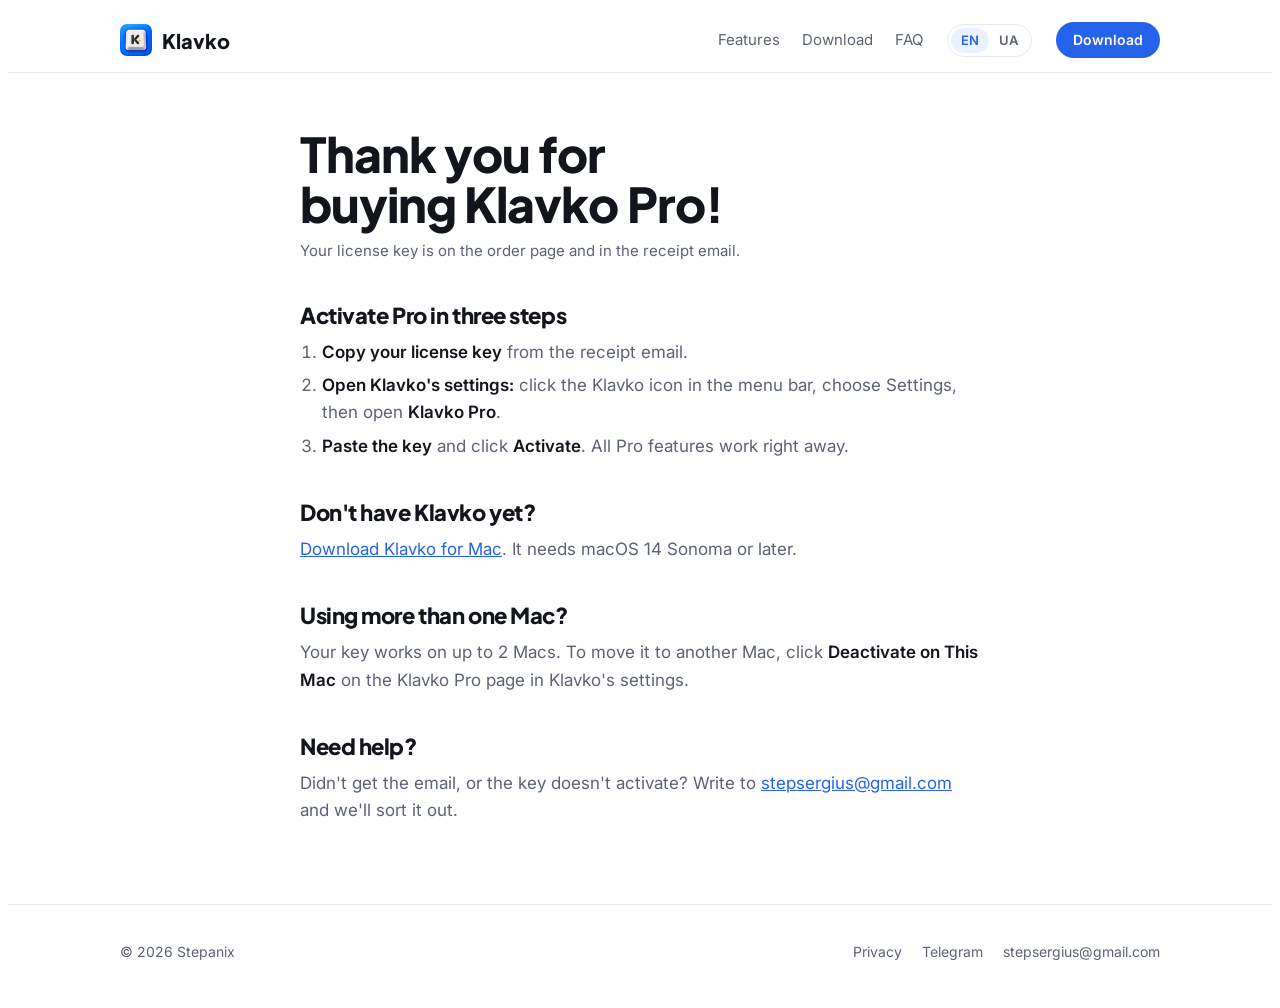
<file: docs/thanks.html>
<!doctype html>
<html lang="en" data-alt="uk/thanks.html">
<head>
<meta charset="utf-8">
<meta name="viewport" content="width=device-width, initial-scale=1, viewport-fit=cover">
<title>Thank You · Klavko Pro</title>
<meta name="description" content="Thank you for buying Klavko Pro. Here is how to activate it.">
<meta name="robots" content="noindex">
<link rel="alternate" hreflang="en" href="https://klavko.stepanix.com/thanks.html">
<link rel="alternate" hreflang="uk" href="https://klavko.stepanix.com/uk/thanks.html">
<link rel="alternate" hreflang="x-default" href="https://klavko.stepanix.com/thanks.html">
<link rel="icon" href="assets/icon.png">
<link rel="preconnect" href="https://fonts.googleapis.com">
<link rel="stylesheet" href="https://fonts.googleapis.com/css2?family=Plus+Jakarta+Sans:ital,wght@0,500;0,700;0,800;1,800&family=Inter:wght@400;500;600&display=swap">
<style>
/* Layout: one calm centered column, hero with the real settings window, then examples, features, downloads and FAQ. */
:root {
  --bg: #ffffff;
  --bg-soft: #f5f7fb;
  --fg: #12151c;
  --muted: #5b6272;
  --line: #e4e8f0;
  --card: #ffffff;
  --accent: #2563eb;
  --accent-ink: #ffffff;
  --accent-soft: #eaf1ff;
  --display: "Plus Jakarta Sans", "Inter", system-ui, -apple-system, sans-serif;
  --body: "Inter", system-ui, -apple-system, sans-serif;
  --mono: ui-monospace, "SF Mono", Menlo, monospace;
  --radius: 18px;
}
@media (prefers-color-scheme: dark) {
  :root:not([data-theme="light"]) {
    --bg: #0f1116; --bg-soft: #161a22; --fg: #eef1f7; --muted: #9aa3b5; --line: #262c38; --card: #161a22;
    --accent: #5b8cff; --accent-ink: #0b1020; --accent-soft: #1b2540; color-scheme: dark;
  }
}
:root[data-theme="dark"] {
  --bg: #0f1116; --bg-soft: #161a22; --fg: #eef1f7; --muted: #9aa3b5; --line: #262c38; --card: #161a22;
  --accent: #5b8cff; --accent-ink: #0b1020; --accent-soft: #1b2540; color-scheme: dark;
}
* { box-sizing: border-box; }
html { scroll-behavior: smooth; }
@media (prefers-reduced-motion: reduce) { html { scroll-behavior: auto; } }
body { background: var(--bg); color: var(--fg); font: 400 17px/1.6 var(--body); -webkit-font-smoothing: antialiased; }
a { color: inherit; }
.wrap { max-width: 1080px; margin: 0 auto; padding-left: max(20px, env(safe-area-inset-left, 0px)); padding-right: max(20px, env(safe-area-inset-right, 0px)); }
h1, h2, h3 { font-family: var(--display); text-wrap: balance; margin: 0; letter-spacing: -0.02em; }
h1 { font-size: clamp(42px, 7vw, 76px); font-weight: 800; line-height: 1.04; }
h2 { font-size: clamp(30px, 4.4vw, 46px); font-weight: 800; line-height: 1.1; }
h3 { font-size: 19px; font-weight: 700; }
em.hl { font-style: italic; color: var(--accent); }
p { margin: 0; }
.lead { font-size: clamp(18px, 2vw, 21px); color: var(--muted); max-width: 40ch; margin-inline: auto; }
.btn { display: inline-flex; align-items: center; gap: 8px; padding: 13px 22px; border-radius: 999px; font: 600 16px/1 var(--body); text-decoration: none; border: 1px solid var(--line); background: var(--card); color: var(--fg); transition: transform .15s ease; }
.btn:hover { transform: translateY(-1px); }
.btn:focus-visible { outline: 3px solid var(--accent); outline-offset: 3px; }
.btn.primary { background: var(--accent); color: var(--accent-ink); border-color: transparent; }
.btn svg { width: 18px; height: 18px; }

/* Nav */
header.nav { position: sticky; top: env(safe-area-inset-top, 0px); z-index: 5; background: color-mix(in srgb, var(--bg) 88%, transparent); backdrop-filter: saturate(1.4) blur(12px); border-bottom: 1px solid var(--line); }
body::before { content: ""; position: fixed; inset: 0 0 auto; height: env(safe-area-inset-top, 0px); z-index: 10; background: var(--bg); }
.nav .wrap { display: flex; align-items: center; gap: 24px; height: 64px; }
.brand { display: flex; align-items: center; gap: 10px; font: 800 20px var(--display); text-decoration: none; }
.brand img { width: 32px; height: 32px; }
.nav nav { display: flex; gap: 22px; margin-left: auto; font-size: 15px; color: var(--muted); }
.nav nav a { text-decoration: none; }
.nav nav a:hover { color: var(--fg); }
.nav .btn { padding: 10px 16px; font-size: 14px; }
@media (max-width: 640px) { .nav nav { display: none; } .nav .btn { margin-left: auto; } }

/* Hero */
.hero { text-align: center; padding-block: 72px 40px; display: grid; gap: 22px; justify-items: center; }
.hero .icon { width: 96px; height: 96px; }
.hero .ctas { display: flex; gap: 12px; flex-wrap: wrap; justify-content: center; margin-top: 6px; }
.hero small { color: var(--muted); font-size: 14px; }

/* Mac window frame around the screenshot */
.window { max-width: 980px; margin: 8px auto 0; border-radius: 14px; overflow: hidden; border: 1px solid var(--line); background: var(--bg-soft); box-shadow: 0 30px 80px -30px rgb(20 40 90 / 0.35); }
.window .bar { height: 36px; display: flex; align-items: center; gap: 8px; padding-inline: 14px; border-bottom: 1px solid var(--line); background: var(--bg-soft); }
.window .bar i { width: 12px; height: 12px; border-radius: 50%; display: block; }
.window .bar i:nth-child(1) { background: #ff5f57; } .window .bar i:nth-child(2) { background: #febc2e; } .window .bar i:nth-child(3) { background: #28c840; }
.window .bar span { margin-inline: auto; font: 600 13px var(--body); color: var(--muted); padding-right: 60px; }
.window picture, .window img { display: block; width: 100%; height: auto; }
.video { position: relative; display: block; max-width: 980px; margin: 0 auto; aspect-ratio: 16 / 9; border-radius: 14px; overflow: hidden; border: 1px solid var(--line); background: #0b1020; box-shadow: 0 30px 80px -30px rgb(20 40 90 / 0.35); }
.video img, .video iframe { position: absolute; inset: 0; width: 100%; height: 100%; border: 0; object-fit: cover; }
.video .play { position: absolute; left: 50%; top: 50%; width: 84px; height: 84px; margin: -42px 0 0 -42px; border-radius: 50%; display: grid; place-items: center; background: rgb(255 255 255 / 0.94); color: #2563eb; box-shadow: 0 12px 40px -8px rgb(0 0 0 / 0.5); transition: transform .15s ease, background .15s ease; }
.video .play svg { width: 38px; height: 38px; margin-left: 5px; fill: currentColor; }
.video:hover .play, .video:focus-visible .play { transform: scale(1.08); background: #fff; }
.video:focus-visible { outline: 3px solid var(--accent); outline-offset: 4px; }
@media (max-width: 600px) { .video .play { width: 64px; height: 64px; margin: -32px 0 0 -32px; } .video .play svg { width: 28px; height: 28px; } }

section { padding-block: 88px; }
.center { text-align: center; display: grid; gap: 14px; justify-items: center; margin-bottom: 44px; }
.center p { color: var(--muted); max-width: 52ch; font-size: 18px; }

/* Gesture → action examples */
.pairs { display: grid; grid-template-columns: repeat(auto-fit, minmax(min(100%, 300px), 1fr)); gap: 12px; }
.pair { display: flex; align-items: center; gap: 12px; padding: 16px 18px; border: 1px solid var(--line); border-radius: 14px; background: var(--card); font-size: 16px; min-width: 0; }
.pair b { font-weight: 600; }
.pair .arrow { color: var(--accent); flex: none; }
.pair span:last-child { color: var(--muted); }

/* Features */
.soft { background: var(--bg-soft); border-block: 1px solid var(--line); }
.grid { display: grid; grid-template-columns: repeat(auto-fit, minmax(min(100%, 300px), 1fr)); gap: 16px; }
.card { background: var(--card); border: 1px solid var(--line); border-radius: var(--radius); padding: 26px; display: grid; gap: 10px; align-content: start; min-width: 0; }
.card p { color: var(--muted); font-size: 16px; }
.badge { width: 44px; height: 44px; border-radius: 12px; display: grid; place-items: center; background: var(--accent-soft); color: var(--accent); }
.badge svg { width: 22px; height: 22px; }
.num { font: 800 34px/1 var(--display); color: var(--accent); }

/* Steps */
.steps { display: grid; grid-template-columns: repeat(auto-fit, minmax(min(100%, 260px), 1fr)); gap: 16px; counter-reset: step; }
.step { padding: 24px; border-radius: var(--radius); border: 1px solid var(--line); display: grid; gap: 8px; }
.step::before { counter-increment: step; content: counter(step); width: 30px; height: 30px; border-radius: 50%; display: grid; place-items: center; background: var(--accent); color: var(--accent-ink); font: 700 14px var(--body); }
.step p { color: var(--muted); font-size: 16px; }

/* Pricing */
.plans { display: grid; grid-template-columns: repeat(auto-fit, minmax(min(100%, 320px), 1fr)); gap: 18px; max-width: 760px; margin-inline: auto; }
.plan { border: 1px solid var(--line); border-radius: 22px; padding: 30px; display: grid; gap: 16px; align-content: start; background: var(--card); }
.plan.pro { border: 2px solid var(--accent); }
.price { font: 800 44px/1 var(--display); }
.price small { font: 500 15px var(--body); color: var(--muted); margin-left: 6px; }
.plan ul { list-style: none; padding: 0; margin: 0; display: grid; gap: 10px; }
.plan li { display: flex; gap: 10px; font-size: 16px; }
.plan li::before { content: "✓"; color: var(--accent); font-weight: 700; }
.plan .btn { justify-content: center; }

/* FAQ */
.faq { max-width: 760px; margin-inline: auto; display: grid; gap: 10px; }
details { border: 1px solid var(--line); border-radius: 14px; padding: 18px 20px; background: var(--card); }
summary { cursor: pointer; font-weight: 600; list-style: none; display: flex; justify-content: space-between; gap: 16px; }
summary::after { content: "+"; color: var(--accent); font-weight: 700; }
details[open] summary::after { content: "–"; }
details p { color: var(--muted); margin-top: 10px; font-size: 16px; }
kbd { font: 500 14px var(--mono); padding: 1px 6px; border: 1px solid var(--line); border-radius: 6px; background: var(--bg-soft); }

footer { border-top: 1px solid var(--line); padding-block: 36px; color: var(--muted); font-size: 14px; }
footer .wrap { display: flex; flex-wrap: wrap; gap: 12px 24px; align-items: center; }
footer .links { display: flex; gap: 20px; margin-left: auto; flex-wrap: wrap; }
footer a { text-decoration: none; } footer a:hover { color: var(--fg); }
/* Language switcher (EN / UA) */
.lang { display: flex; flex: none; padding: 3px; border: 1px solid var(--line); border-radius: 999px; font: 600 13px/1 var(--body); }
.lang a { padding: 6px 10px; border-radius: 999px; text-decoration: none; color: var(--muted); }
.lang a:hover { color: var(--fg); }
.lang a[aria-current] { background: var(--accent-soft); color: var(--accent); }
.lang a:focus-visible { outline: 3px solid var(--accent); outline-offset: 2px; }
@media (max-width: 640px) { .nav .wrap { gap: 14px; } .nav .lang { margin-left: auto; } .nav .btn { margin-left: 0; } }
@media (max-width: 480px) { .nav .btn { display: none; } }

/* Before → after examples */
.pair code { font: 500 15px var(--mono); padding: 3px 8px; border-radius: 8px; background: var(--bg-soft); border: 1px solid var(--line); text-decoration: line-through; text-decoration-color: color-mix(in srgb, var(--muted) 60%, transparent); }
.pair { flex-wrap: wrap; row-gap: 6px; }
.pair span:last-child { flex-basis: 100%; font-size: 14px; }

/* Hotkeys */
.keys { display: grid; grid-template-columns: repeat(auto-fit, minmax(min(100%, 300px), 1fr)); gap: 12px; }
.key { display: flex; align-items: center; gap: 6px; padding: 16px 18px; border: 1px solid var(--line); border-radius: 14px; background: var(--card); min-width: 0; }
.key kbd { font-size: 16px; padding: 4px 9px; min-width: 32px; text-align: center; }
.key span { margin-left: 8px; color: var(--muted); font-size: 16px; }

/* Downloads */
.plan p { color: var(--muted); font-size: 16px; }
.plan p.small { font-size: 14px; margin-top: -6px; }
.plan p.small a { color: var(--accent); }
.soon { display: flex; align-items: center; justify-content: center; gap: 10px; max-width: 640px; margin: 28px auto 0; padding: 14px 18px; border: 1px dashed var(--line); border-radius: var(--radius); color: var(--muted); font-size: 16px; text-align: left; }
.soon svg { width: 22px; height: 22px; flex: none; color: var(--accent); }
.soon b { color: var(--fg); font-weight: 600; }
.soon a { color: var(--accent); }
.plan h3.sub { margin-top: 10px; padding-top: 18px; border-top: 1px solid var(--line); }
pre { margin: 0; padding: 12px 14px; border-radius: 12px; background: var(--bg-soft); border: 1px solid var(--line); overflow-x: auto; }
pre code { font: 500 14px var(--mono); white-space: pre-wrap; overflow-wrap: anywhere; }
.center .badge { margin-bottom: 4px; }
.center .ctas { display: flex; gap: 12px; flex-wrap: wrap; justify-content: center; margin-top: 8px; }

/* Also by Stepanix */
.also { display: flex; align-items: center; gap: 16px; max-width: 560px; margin: 56px auto 0; padding: 18px 20px; border: 1px solid var(--line); border-radius: var(--radius); text-decoration: none; background: var(--card); }
.also:hover { border-color: var(--accent); }
.also + .also { margin-top: 12px; }
.also img { width: 48px; height: 48px; flex: none; }
.also > span:nth-child(2) { display: grid; gap: 2px; min-width: 0; }
.also small { color: var(--muted); font-size: 13px; }
.also b { font: 700 17px var(--display); }
.also span span { color: var(--muted); font-size: 15px; }
.also .arrow { margin-left: auto; color: var(--accent); font-weight: 700; }

/* The icon file is a full square tile */
.hero .icon, .brand img { border-radius: 22%; }

/* Document pages (thank-you): one readable column. */
.doc { max-width: 720px; padding-block: 56px 80px; }
.doc h1 { font-size: clamp(34px, 5vw, 48px); }
.doc .updated { color: var(--muted); font-size: 15px; margin-top: 10px; }
.doc h2 { font-size: 22px; margin-top: 40px; }
.doc p, .doc li { color: var(--muted); font-size: 17px; }
.doc p { margin-top: 12px; }
.doc ol { margin: 12px 0 0; padding-left: 22px; display: grid; gap: 6px; }
.doc strong { color: var(--fg); font-weight: 600; }
.doc a { color: var(--accent); }
.note { text-align: center; color: var(--muted); font-size: 15px; max-width: 60ch; margin: 22px auto 0; }
</style>
<script>
/* Remembers the chosen language and opens that version on later visits. English is the default. */
(function () {
  try {
    var root = document.documentElement, saved = localStorage.getItem("klavko-lang");
    if (saved && saved !== root.lang && root.dataset.alt) {
      /* The visit is counted on the page opened next, with the site the visitor came from. */
      window.klavkoLeaving = true;
      try { sessionStorage.setItem("klavko-from", document.referrer); } catch (e) {}
      location.replace(root.dataset.alt + location.search + location.hash);
    }
    document.addEventListener("click", function (e) {
      var link = e.target.closest && e.target.closest("[data-set-lang]");
      if (link) localStorage.setItem("klavko-lang", link.getAttribute("data-set-lang"));
    });
  } catch (e) {}
})();
</script>
</head>
<body>
<header class="nav">
  <div class="wrap">
    <a class="brand" href="./"><img src="assets/icon.png" alt="">Klavko</a>
    <nav aria-label="Sections">
      <a href="./#features">Features</a>
      <a href="./#download">Download</a>
      <a href="./#faq">FAQ</a>
    </nav>
    <div class="lang" role="group" aria-label="Language">
      <a href="thanks.html" aria-current="true" lang="en" data-set-lang="en">EN</a>
      <a href="uk/thanks.html" hreflang="uk" lang="uk" data-set-lang="uk" title="Українська">UA</a>
    </div>
    <a class="btn primary" href="./#download">Download</a>
  </div>
</header>

<main class="wrap doc">
  <h1>Thank you for buying Klavko Pro!</h1>
  <p class="updated">Your license key is on the order page and in the receipt email.</p>

  <h2>Activate Pro in three steps</h2>
  <ol>
    <li><strong>Copy your license key</strong> from the receipt email.</li>
    <li><strong>Open Klavko's settings:</strong> click the Klavko icon in the menu bar, choose Settings, then open <strong>Klavko Pro</strong>.</li>
    <li><strong>Paste the key</strong> and click <strong>Activate</strong>. All Pro features work right away.</li>
  </ol>

  <h2>Don't have Klavko yet?</h2>
  <p><a href="https://stepanix-license.stepsergius.workers.dev/dl/klavko/mac?from=thanks-en" rel="nofollow">Download Klavko for Mac</a>. It needs macOS 14 Sonoma or later.</p>

  <h2>Using more than one Mac?</h2>
  <p>Your key works on up to 2 Macs. To move it to another Mac, click <strong>Deactivate on This Mac</strong> on the Klavko Pro page in Klavko's settings.</p>

  <h2>Need help?</h2>
  <p>Didn't get the email, or the key doesn't activate? Write to <a href="mailto:stepsergius@gmail.com">stepsergius@gmail.com</a> and we'll sort it out.</p>
</main>

<footer>
  <div class="wrap">
    <span>© 2026 Stepanix</span>
    <div class="links">
      <a href="./#privacy">Privacy</a>
      <a href="https://t.me/klavko">Telegram</a>
      <a href="mailto:stepsergius@gmail.com">stepsergius@gmail.com</a>
    </div>
  </div>
</footer>
<script>
/* Counts the visit: which page and from which site, without cookies. */
(function () {
  try {
    if (window.klavkoLeaving || !navigator.sendBeacon) return;
    var from = document.referrer;
    try {
      var kept = sessionStorage.getItem("klavko-from");
      if (kept !== null) { from = kept; sessionStorage.removeItem("klavko-from"); }
    } catch (e) {}
    var host = from ? new URL(from).hostname : "";
    if (host === location.hostname) host = "";
    navigator.sendBeacon("https://stepanix-license.stepsergius.workers.dev/hit/klavko?p=thanks-en&r=" + encodeURIComponent(host));
  } catch (e) {}
})();
</script>
</body>
</html>
</file>
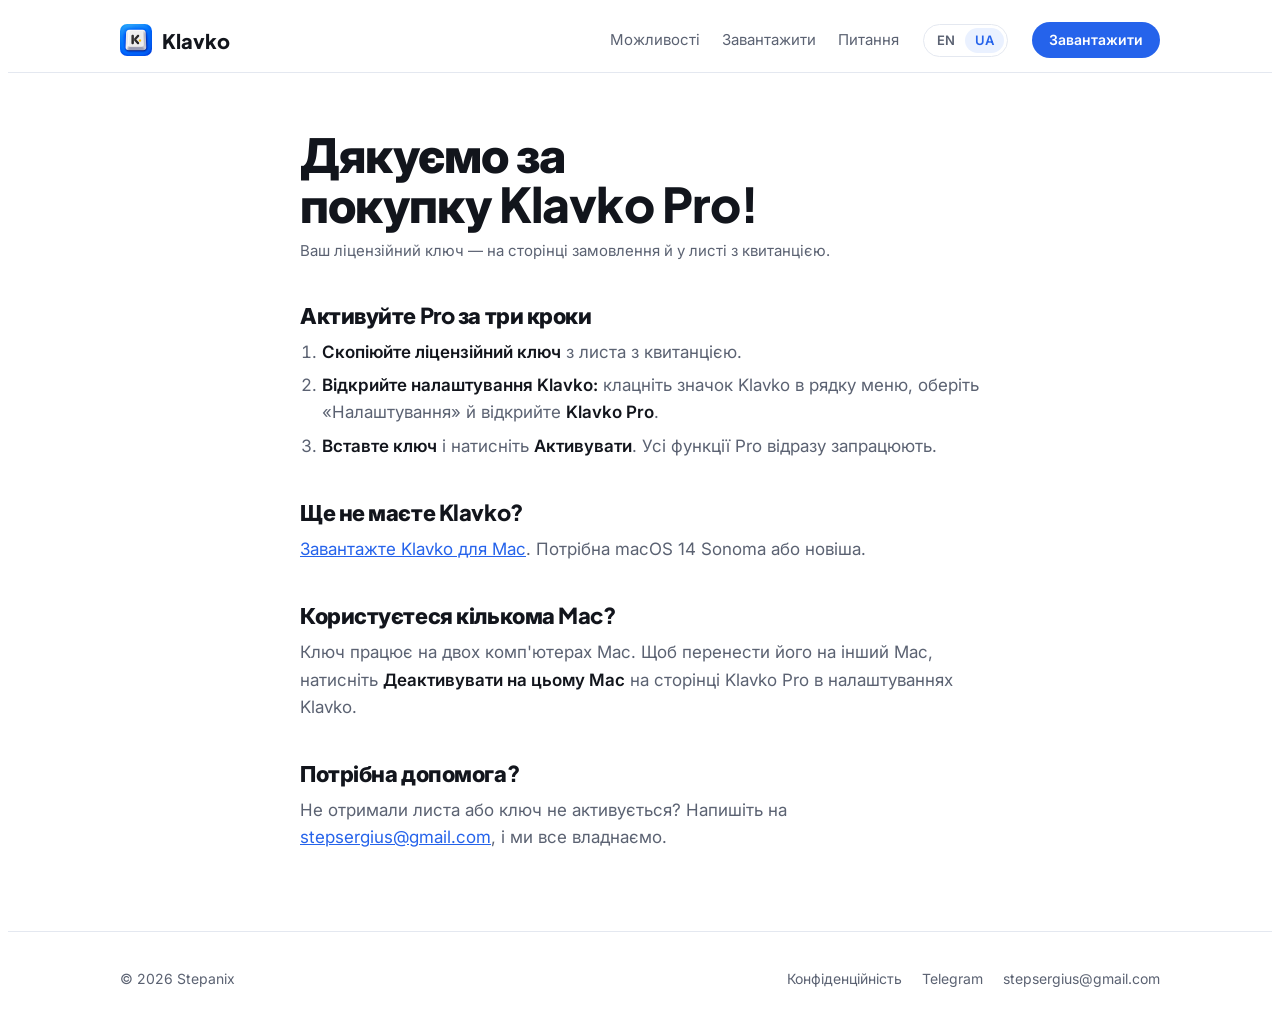
<file: docs/uk/thanks.html>
<!doctype html>
<html lang="uk" data-alt="../thanks.html">
<head>
<meta charset="utf-8">
<meta name="viewport" content="width=device-width, initial-scale=1, viewport-fit=cover">
<title>Дякуємо · Klavko Pro</title>
<meta name="description" content="Дякуємо за покупку Klavko Pro. Ось як його активувати.">
<meta name="robots" content="noindex">
<link rel="alternate" hreflang="en" href="https://klavko.stepanix.com/thanks.html">
<link rel="alternate" hreflang="uk" href="https://klavko.stepanix.com/uk/thanks.html">
<link rel="alternate" hreflang="x-default" href="https://klavko.stepanix.com/thanks.html">
<link rel="icon" href="../assets/icon.png">
<link rel="preconnect" href="https://fonts.googleapis.com">
<link rel="stylesheet" href="https://fonts.googleapis.com/css2?family=Plus+Jakarta+Sans:ital,wght@0,500;0,700;0,800;1,800&family=Inter:wght@400;500;600&display=swap">
<style>
/* Layout: one calm centered column, hero with the real settings window, then examples, features, downloads and FAQ. */
:root {
  --bg: #ffffff;
  --bg-soft: #f5f7fb;
  --fg: #12151c;
  --muted: #5b6272;
  --line: #e4e8f0;
  --card: #ffffff;
  --accent: #2563eb;
  --accent-ink: #ffffff;
  --accent-soft: #eaf1ff;
  --display: "Plus Jakarta Sans", "Inter", system-ui, -apple-system, sans-serif;
  --body: "Inter", system-ui, -apple-system, sans-serif;
  --mono: ui-monospace, "SF Mono", Menlo, monospace;
  --radius: 18px;
}
@media (prefers-color-scheme: dark) {
  :root:not([data-theme="light"]) {
    --bg: #0f1116; --bg-soft: #161a22; --fg: #eef1f7; --muted: #9aa3b5; --line: #262c38; --card: #161a22;
    --accent: #5b8cff; --accent-ink: #0b1020; --accent-soft: #1b2540; color-scheme: dark;
  }
}
:root[data-theme="dark"] {
  --bg: #0f1116; --bg-soft: #161a22; --fg: #eef1f7; --muted: #9aa3b5; --line: #262c38; --card: #161a22;
  --accent: #5b8cff; --accent-ink: #0b1020; --accent-soft: #1b2540; color-scheme: dark;
}
* { box-sizing: border-box; }
html { scroll-behavior: smooth; }
@media (prefers-reduced-motion: reduce) { html { scroll-behavior: auto; } }
body { background: var(--bg); color: var(--fg); font: 400 17px/1.6 var(--body); -webkit-font-smoothing: antialiased; }
a { color: inherit; }
.wrap { max-width: 1080px; margin: 0 auto; padding-left: max(20px, env(safe-area-inset-left, 0px)); padding-right: max(20px, env(safe-area-inset-right, 0px)); }
h1, h2, h3 { font-family: var(--display); text-wrap: balance; margin: 0; letter-spacing: -0.02em; }
h1 { font-size: clamp(42px, 7vw, 76px); font-weight: 800; line-height: 1.04; }
h2 { font-size: clamp(30px, 4.4vw, 46px); font-weight: 800; line-height: 1.1; }
h3 { font-size: 19px; font-weight: 700; }
em.hl { font-style: italic; color: var(--accent); }
p { margin: 0; }
.lead { font-size: clamp(18px, 2vw, 21px); color: var(--muted); max-width: 40ch; margin-inline: auto; }
.btn { display: inline-flex; align-items: center; gap: 8px; padding: 13px 22px; border-radius: 999px; font: 600 16px/1 var(--body); text-decoration: none; border: 1px solid var(--line); background: var(--card); color: var(--fg); transition: transform .15s ease; }
.btn:hover { transform: translateY(-1px); }
.btn:focus-visible { outline: 3px solid var(--accent); outline-offset: 3px; }
.btn.primary { background: var(--accent); color: var(--accent-ink); border-color: transparent; }
.btn svg { width: 18px; height: 18px; }

/* Nav */
header.nav { position: sticky; top: env(safe-area-inset-top, 0px); z-index: 5; background: color-mix(in srgb, var(--bg) 88%, transparent); backdrop-filter: saturate(1.4) blur(12px); border-bottom: 1px solid var(--line); }
body::before { content: ""; position: fixed; inset: 0 0 auto; height: env(safe-area-inset-top, 0px); z-index: 10; background: var(--bg); }
.nav .wrap { display: flex; align-items: center; gap: 24px; height: 64px; }
.brand { display: flex; align-items: center; gap: 10px; font: 800 20px var(--display); text-decoration: none; }
.brand img { width: 32px; height: 32px; }
.nav nav { display: flex; gap: 22px; margin-left: auto; font-size: 15px; color: var(--muted); }
.nav nav a { text-decoration: none; }
.nav nav a:hover { color: var(--fg); }
.nav .btn { padding: 10px 16px; font-size: 14px; }
@media (max-width: 640px) { .nav nav { display: none; } .nav .btn { margin-left: auto; } }

/* Hero */
.hero { text-align: center; padding-block: 72px 40px; display: grid; gap: 22px; justify-items: center; }
.hero .icon { width: 96px; height: 96px; }
.hero .ctas { display: flex; gap: 12px; flex-wrap: wrap; justify-content: center; margin-top: 6px; }
.hero small { color: var(--muted); font-size: 14px; }

/* Mac window frame around the screenshot */
.window { max-width: 980px; margin: 8px auto 0; border-radius: 14px; overflow: hidden; border: 1px solid var(--line); background: var(--bg-soft); box-shadow: 0 30px 80px -30px rgb(20 40 90 / 0.35); }
.window .bar { height: 36px; display: flex; align-items: center; gap: 8px; padding-inline: 14px; border-bottom: 1px solid var(--line); background: var(--bg-soft); }
.window .bar i { width: 12px; height: 12px; border-radius: 50%; display: block; }
.window .bar i:nth-child(1) { background: #ff5f57; } .window .bar i:nth-child(2) { background: #febc2e; } .window .bar i:nth-child(3) { background: #28c840; }
.window .bar span { margin-inline: auto; font: 600 13px var(--body); color: var(--muted); padding-right: 60px; }
.window picture, .window img { display: block; width: 100%; height: auto; }
.video { position: relative; display: block; max-width: 980px; margin: 0 auto; aspect-ratio: 16 / 9; border-radius: 14px; overflow: hidden; border: 1px solid var(--line); background: #0b1020; box-shadow: 0 30px 80px -30px rgb(20 40 90 / 0.35); }
.video img, .video iframe { position: absolute; inset: 0; width: 100%; height: 100%; border: 0; object-fit: cover; }
.video .play { position: absolute; left: 50%; top: 50%; width: 84px; height: 84px; margin: -42px 0 0 -42px; border-radius: 50%; display: grid; place-items: center; background: rgb(255 255 255 / 0.94); color: #2563eb; box-shadow: 0 12px 40px -8px rgb(0 0 0 / 0.5); transition: transform .15s ease, background .15s ease; }
.video .play svg { width: 38px; height: 38px; margin-left: 5px; fill: currentColor; }
.video:hover .play, .video:focus-visible .play { transform: scale(1.08); background: #fff; }
.video:focus-visible { outline: 3px solid var(--accent); outline-offset: 4px; }
@media (max-width: 600px) { .video .play { width: 64px; height: 64px; margin: -32px 0 0 -32px; } .video .play svg { width: 28px; height: 28px; } }

section { padding-block: 88px; }
.center { text-align: center; display: grid; gap: 14px; justify-items: center; margin-bottom: 44px; }
.center p { color: var(--muted); max-width: 52ch; font-size: 18px; }

/* Gesture → action examples */
.pairs { display: grid; grid-template-columns: repeat(auto-fit, minmax(min(100%, 300px), 1fr)); gap: 12px; }
.pair { display: flex; align-items: center; gap: 12px; padding: 16px 18px; border: 1px solid var(--line); border-radius: 14px; background: var(--card); font-size: 16px; min-width: 0; }
.pair b { font-weight: 600; }
.pair .arrow { color: var(--accent); flex: none; }
.pair span:last-child { color: var(--muted); }

/* Features */
.soft { background: var(--bg-soft); border-block: 1px solid var(--line); }
.grid { display: grid; grid-template-columns: repeat(auto-fit, minmax(min(100%, 300px), 1fr)); gap: 16px; }
.card { background: var(--card); border: 1px solid var(--line); border-radius: var(--radius); padding: 26px; display: grid; gap: 10px; align-content: start; min-width: 0; }
.card p { color: var(--muted); font-size: 16px; }
.badge { width: 44px; height: 44px; border-radius: 12px; display: grid; place-items: center; background: var(--accent-soft); color: var(--accent); }
.badge svg { width: 22px; height: 22px; }
.num { font: 800 34px/1 var(--display); color: var(--accent); }

/* Steps */
.steps { display: grid; grid-template-columns: repeat(auto-fit, minmax(min(100%, 260px), 1fr)); gap: 16px; counter-reset: step; }
.step { padding: 24px; border-radius: var(--radius); border: 1px solid var(--line); display: grid; gap: 8px; }
.step::before { counter-increment: step; content: counter(step); width: 30px; height: 30px; border-radius: 50%; display: grid; place-items: center; background: var(--accent); color: var(--accent-ink); font: 700 14px var(--body); }
.step p { color: var(--muted); font-size: 16px; }

/* Pricing */
.plans { display: grid; grid-template-columns: repeat(auto-fit, minmax(min(100%, 320px), 1fr)); gap: 18px; max-width: 760px; margin-inline: auto; }
.plan { border: 1px solid var(--line); border-radius: 22px; padding: 30px; display: grid; gap: 16px; align-content: start; background: var(--card); }
.plan.pro { border: 2px solid var(--accent); }
.price { font: 800 44px/1 var(--display); }
.price small { font: 500 15px var(--body); color: var(--muted); margin-left: 6px; }
.plan ul { list-style: none; padding: 0; margin: 0; display: grid; gap: 10px; }
.plan li { display: flex; gap: 10px; font-size: 16px; }
.plan li::before { content: "✓"; color: var(--accent); font-weight: 700; }
.plan .btn { justify-content: center; }

/* FAQ */
.faq { max-width: 760px; margin-inline: auto; display: grid; gap: 10px; }
details { border: 1px solid var(--line); border-radius: 14px; padding: 18px 20px; background: var(--card); }
summary { cursor: pointer; font-weight: 600; list-style: none; display: flex; justify-content: space-between; gap: 16px; }
summary::after { content: "+"; color: var(--accent); font-weight: 700; }
details[open] summary::after { content: "–"; }
details p { color: var(--muted); margin-top: 10px; font-size: 16px; }
kbd { font: 500 14px var(--mono); padding: 1px 6px; border: 1px solid var(--line); border-radius: 6px; background: var(--bg-soft); }

footer { border-top: 1px solid var(--line); padding-block: 36px; color: var(--muted); font-size: 14px; }
footer .wrap { display: flex; flex-wrap: wrap; gap: 12px 24px; align-items: center; }
footer .links { display: flex; gap: 20px; margin-left: auto; flex-wrap: wrap; }
footer a { text-decoration: none; } footer a:hover { color: var(--fg); }
/* Language switcher (EN / UA) */
.lang { display: flex; flex: none; padding: 3px; border: 1px solid var(--line); border-radius: 999px; font: 600 13px/1 var(--body); }
.lang a { padding: 6px 10px; border-radius: 999px; text-decoration: none; color: var(--muted); }
.lang a:hover { color: var(--fg); }
.lang a[aria-current] { background: var(--accent-soft); color: var(--accent); }
.lang a:focus-visible { outline: 3px solid var(--accent); outline-offset: 2px; }
@media (max-width: 640px) { .nav .wrap { gap: 14px; } .nav .lang { margin-left: auto; } .nav .btn { margin-left: 0; } }
@media (max-width: 480px) { .nav .btn { display: none; } }

/* Before → after examples */
.pair code { font: 500 15px var(--mono); padding: 3px 8px; border-radius: 8px; background: var(--bg-soft); border: 1px solid var(--line); text-decoration: line-through; text-decoration-color: color-mix(in srgb, var(--muted) 60%, transparent); }
.pair { flex-wrap: wrap; row-gap: 6px; }
.pair span:last-child { flex-basis: 100%; font-size: 14px; }

/* Hotkeys */
.keys { display: grid; grid-template-columns: repeat(auto-fit, minmax(min(100%, 300px), 1fr)); gap: 12px; }
.key { display: flex; align-items: center; gap: 6px; padding: 16px 18px; border: 1px solid var(--line); border-radius: 14px; background: var(--card); min-width: 0; }
.key kbd { font-size: 16px; padding: 4px 9px; min-width: 32px; text-align: center; }
.key span { margin-left: 8px; color: var(--muted); font-size: 16px; }

/* Downloads */
.plan p { color: var(--muted); font-size: 16px; }
.plan p.small { font-size: 14px; margin-top: -6px; }
.plan p.small a { color: var(--accent); }
.soon { display: flex; align-items: center; justify-content: center; gap: 10px; max-width: 640px; margin: 28px auto 0; padding: 14px 18px; border: 1px dashed var(--line); border-radius: var(--radius); color: var(--muted); font-size: 16px; text-align: left; }
.soon svg { width: 22px; height: 22px; flex: none; color: var(--accent); }
.soon b { color: var(--fg); font-weight: 600; }
.soon a { color: var(--accent); }
.plan h3.sub { margin-top: 10px; padding-top: 18px; border-top: 1px solid var(--line); }
pre { margin: 0; padding: 12px 14px; border-radius: 12px; background: var(--bg-soft); border: 1px solid var(--line); overflow-x: auto; }
pre code { font: 500 14px var(--mono); white-space: pre-wrap; overflow-wrap: anywhere; }
.center .badge { margin-bottom: 4px; }
.center .ctas { display: flex; gap: 12px; flex-wrap: wrap; justify-content: center; margin-top: 8px; }

/* Also by Stepanix */
.also { display: flex; align-items: center; gap: 16px; max-width: 560px; margin: 56px auto 0; padding: 18px 20px; border: 1px solid var(--line); border-radius: var(--radius); text-decoration: none; background: var(--card); }
.also:hover { border-color: var(--accent); }
.also + .also { margin-top: 12px; }
.also img { width: 48px; height: 48px; flex: none; }
.also > span:nth-child(2) { display: grid; gap: 2px; min-width: 0; }
.also small { color: var(--muted); font-size: 13px; }
.also b { font: 700 17px var(--display); }
.also span span { color: var(--muted); font-size: 15px; }
.also .arrow { margin-left: auto; color: var(--accent); font-weight: 700; }

/* The icon file is a full square tile */
.hero .icon, .brand img { border-radius: 22%; }

/* Document pages (thank-you): one readable column. */
.doc { max-width: 720px; padding-block: 56px 80px; }
.doc h1 { font-size: clamp(34px, 5vw, 48px); }
.doc .updated { color: var(--muted); font-size: 15px; margin-top: 10px; }
.doc h2 { font-size: 22px; margin-top: 40px; }
.doc p, .doc li { color: var(--muted); font-size: 17px; }
.doc p { margin-top: 12px; }
.doc ol { margin: 12px 0 0; padding-left: 22px; display: grid; gap: 6px; }
.doc strong { color: var(--fg); font-weight: 600; }
.doc a { color: var(--accent); }
.note { text-align: center; color: var(--muted); font-size: 15px; max-width: 60ch; margin: 22px auto 0; }
</style>
<script>
/* Remembers the chosen language and opens that version on later visits. English is the default. */
(function () {
  try {
    var root = document.documentElement, saved = localStorage.getItem("klavko-lang");
    if (saved && saved !== root.lang && root.dataset.alt) {
      /* The visit is counted on the page opened next, with the site the visitor came from. */
      window.klavkoLeaving = true;
      try { sessionStorage.setItem("klavko-from", document.referrer); } catch (e) {}
      location.replace(root.dataset.alt + location.search + location.hash);
    }
    document.addEventListener("click", function (e) {
      var link = e.target.closest && e.target.closest("[data-set-lang]");
      if (link) localStorage.setItem("klavko-lang", link.getAttribute("data-set-lang"));
    });
  } catch (e) {}
})();
</script>
</head>
<body>
<header class="nav">
  <div class="wrap">
    <a class="brand" href="./"><img src="../assets/icon.png" alt="">Klavko</a>
    <nav aria-label="Розділи">
      <a href="./#features">Можливості</a>
      <a href="./#download">Завантажити</a>
      <a href="./#faq">Питання</a>
    </nav>
    <div class="lang" role="group" aria-label="Мова">
      <a href="../thanks.html" hreflang="en" lang="en" data-set-lang="en" title="English">EN</a>
      <a href="thanks.html" aria-current="true" lang="uk" data-set-lang="uk">UA</a>
    </div>
    <a class="btn primary" href="./#download">Завантажити</a>
  </div>
</header>

<main class="wrap doc">
  <h1>Дякуємо за покупку Klavko Pro!</h1>
  <p class="updated">Ваш ліцензійний ключ — на сторінці замовлення й у листі з квитанцією.</p>

  <h2>Активуйте Pro за три кроки</h2>
  <ol>
    <li><strong>Скопіюйте ліцензійний ключ</strong> з листа з квитанцією.</li>
    <li><strong>Відкрийте налаштування Klavko:</strong> клацніть значок Klavko в рядку меню, оберіть «Налаштування» й відкрийте <strong>Klavko Pro</strong>.</li>
    <li><strong>Вставте ключ</strong> і натисніть <strong>Активувати</strong>. Усі функції Pro відразу запрацюють.</li>
  </ol>

  <h2>Ще не маєте Klavko?</h2>
  <p><a href="https://stepanix-license.stepsergius.workers.dev/dl/klavko/mac?from=thanks-uk" rel="nofollow">Завантажте Klavko для Mac</a>. Потрібна macOS 14 Sonoma або новіша.</p>

  <h2>Користуєтеся кількома Mac?</h2>
  <p>Ключ працює на двох комп'ютерах Mac. Щоб перенести його на інший Mac, натисніть <strong>Деактивувати на цьому Mac</strong> на сторінці Klavko Pro в налаштуваннях Klavko.</p>

  <h2>Потрібна допомога?</h2>
  <p>Не отримали листа або ключ не активується? Напишіть на <a href="mailto:stepsergius@gmail.com">stepsergius@gmail.com</a>, і ми все владнаємо.</p>
</main>

<footer>
  <div class="wrap">
    <span>© 2026 Stepanix</span>
    <div class="links">
      <a href="./#privacy">Конфіденційність</a>
      <a href="https://t.me/klavko">Telegram</a>
      <a href="mailto:stepsergius@gmail.com">stepsergius@gmail.com</a>
    </div>
  </div>
</footer>
<script>
/* Counts the visit: which page and from which site, without cookies. */
(function () {
  try {
    if (window.klavkoLeaving || !navigator.sendBeacon) return;
    var from = document.referrer;
    try {
      var kept = sessionStorage.getItem("klavko-from");
      if (kept !== null) { from = kept; sessionStorage.removeItem("klavko-from"); }
    } catch (e) {}
    var host = from ? new URL(from).hostname : "";
    if (host === location.hostname) host = "";
    navigator.sendBeacon("https://stepanix-license.stepsergius.workers.dev/hit/klavko?p=thanks-uk&r=" + encodeURIComponent(host));
  } catch (e) {}
})();
</script>
</body>
</html>
</file>
